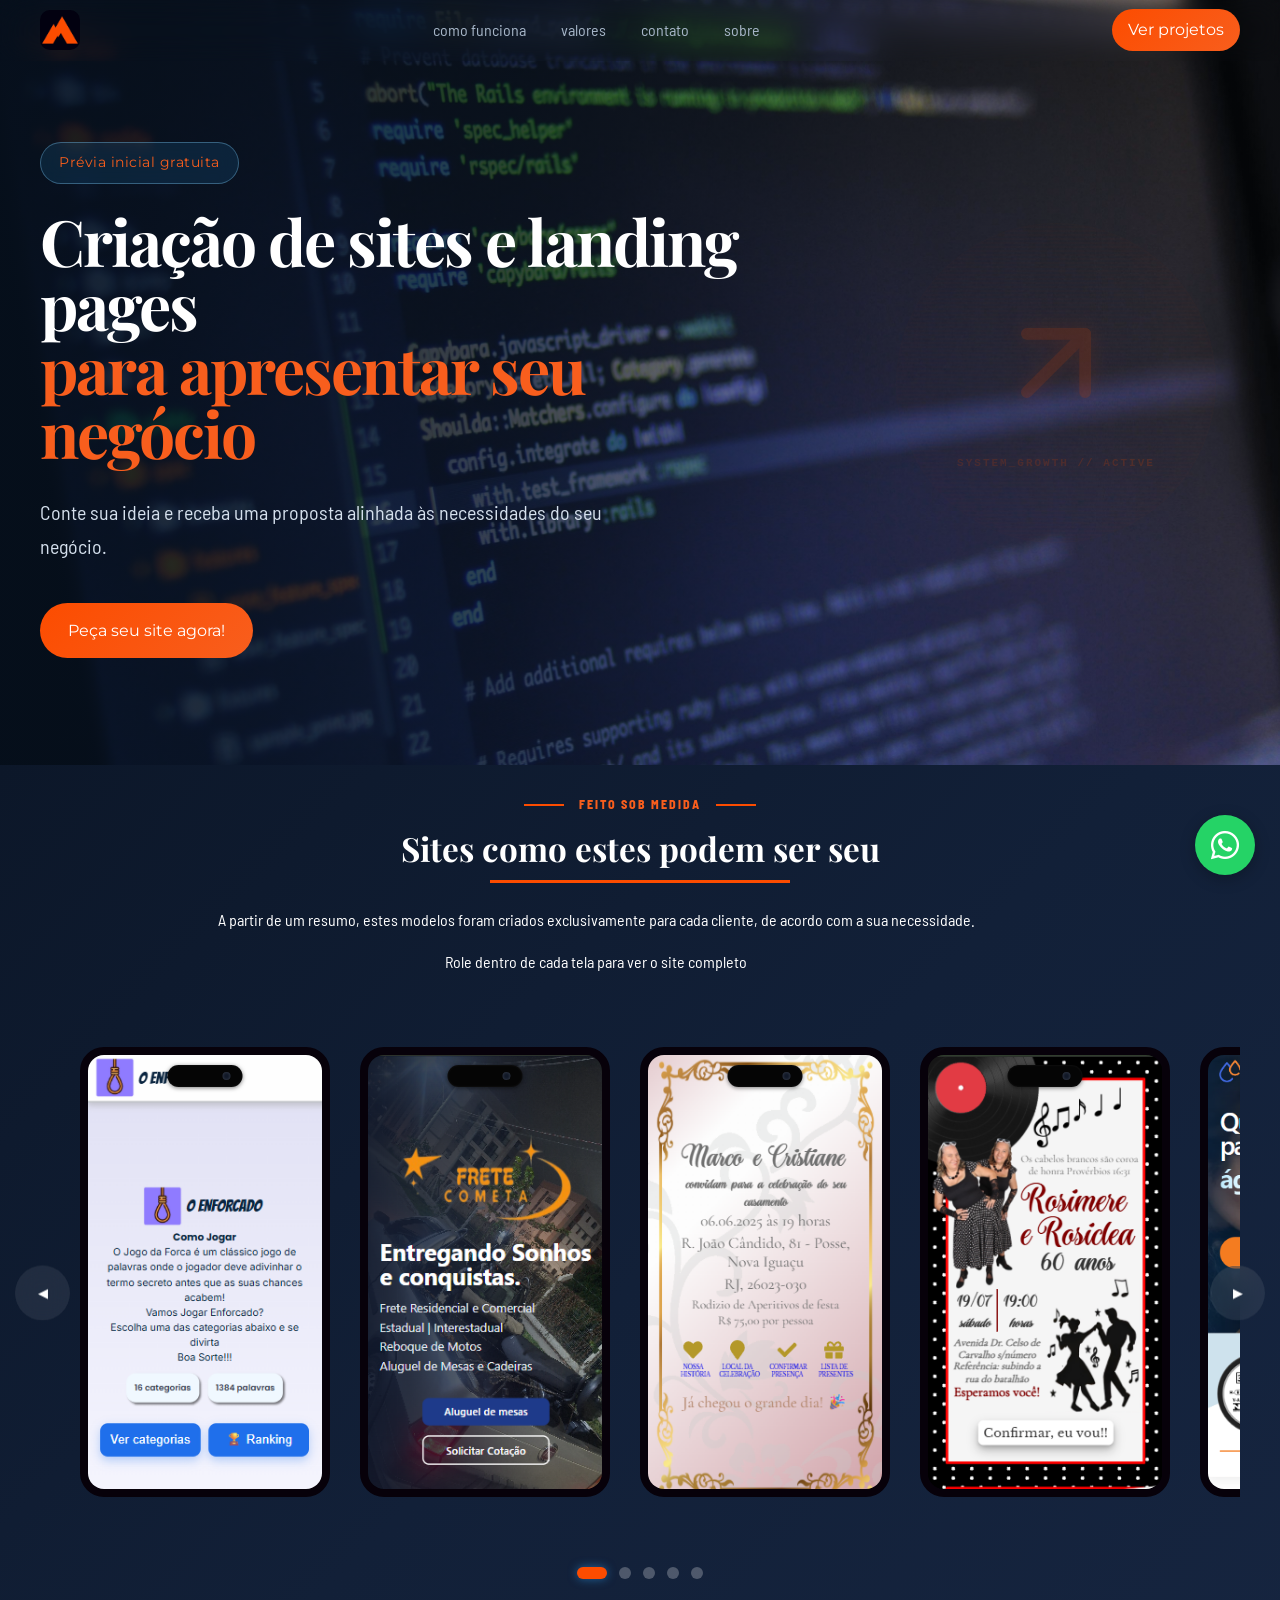
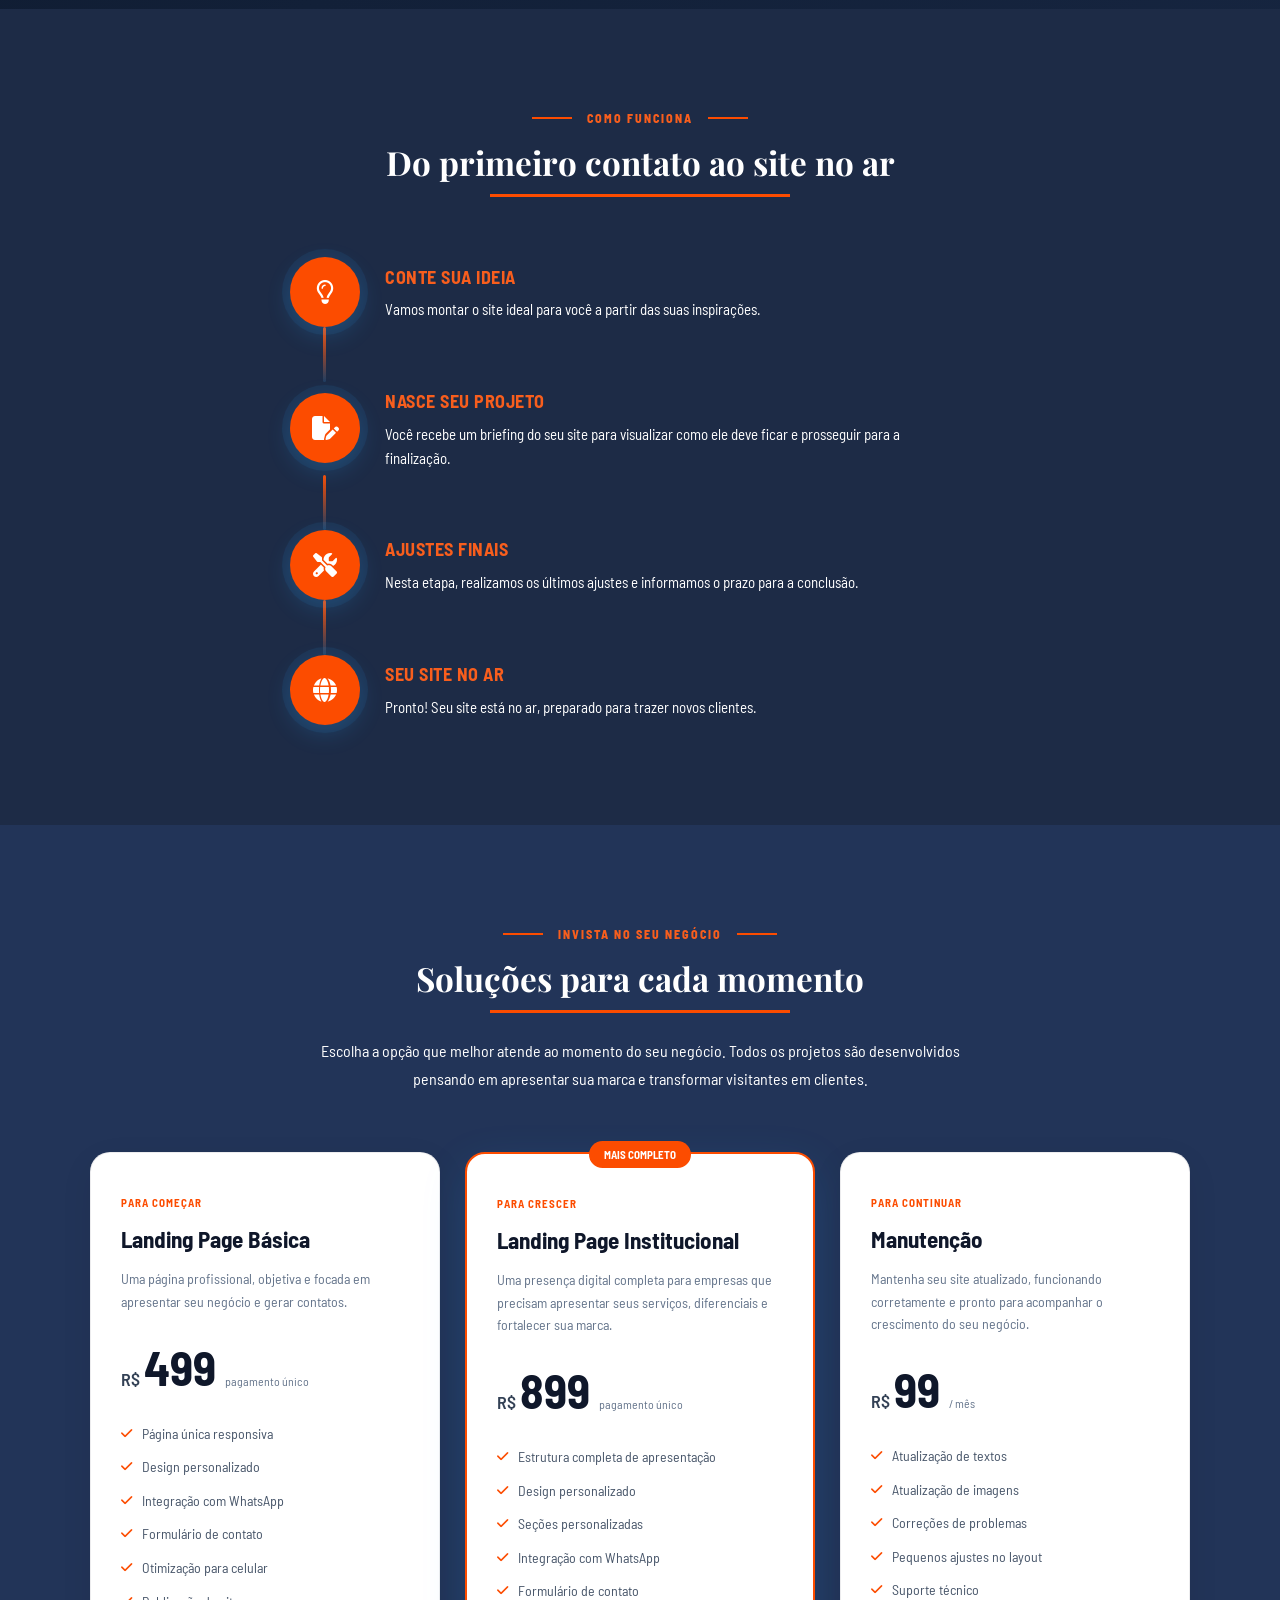
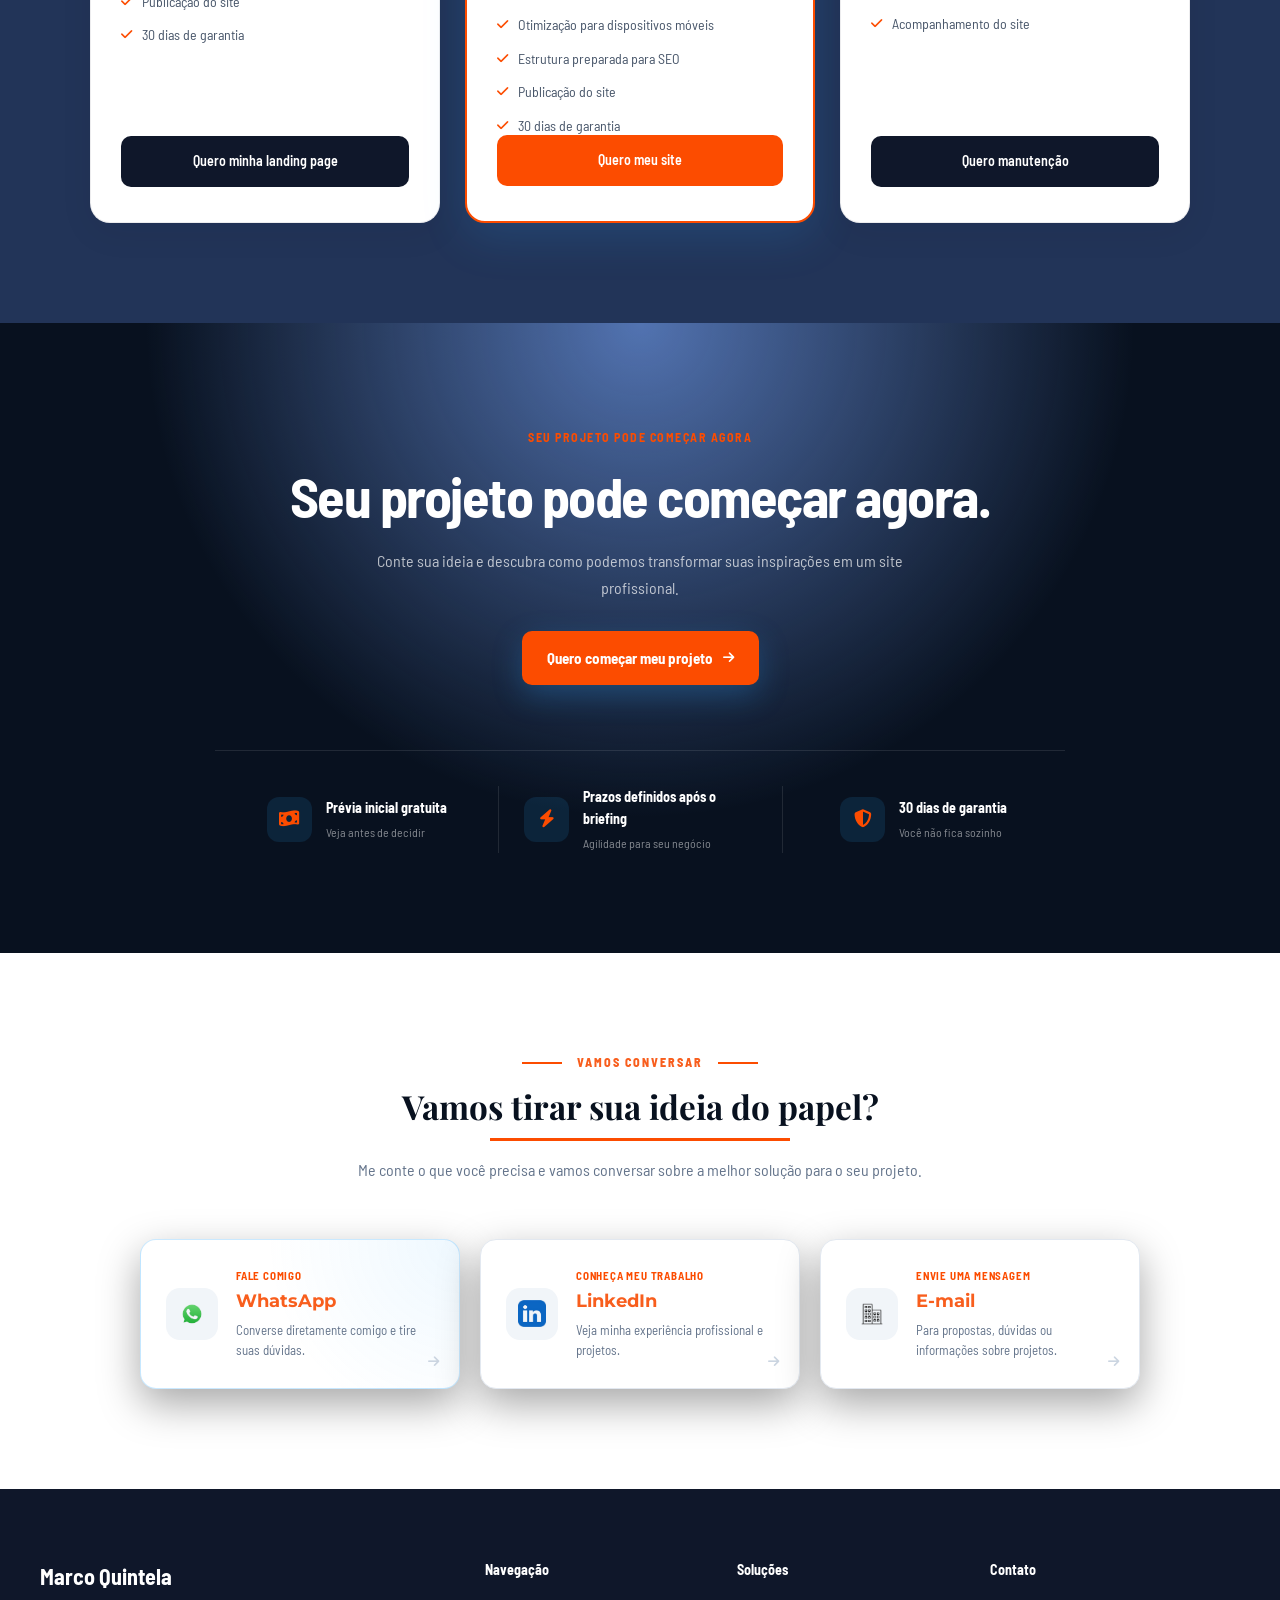
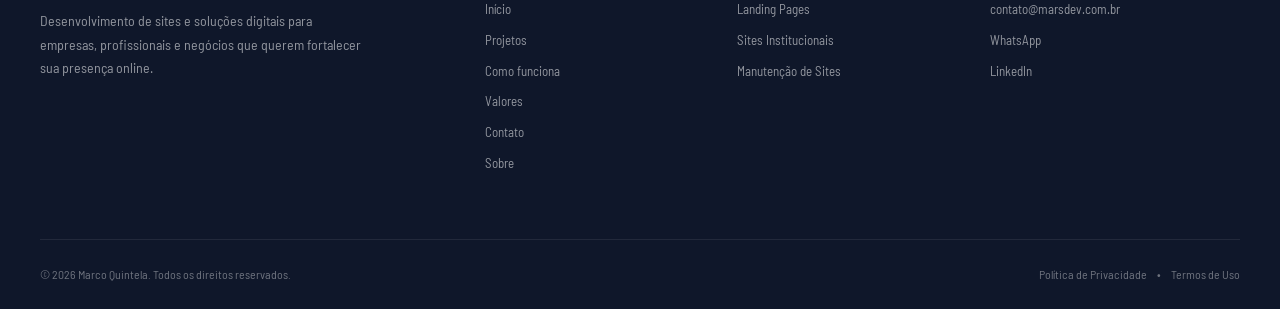
<file: index.html>
<!DOCTYPE html>
<html lang="pt-BR">

<head>
    <meta charset="UTF-8">
    <meta name="viewport" content="width=device-width, initial-scale=1">
    <title>Criação de Sites e Landing Pages | MarsDev</title>
    <meta name="description"
        content="Desenvolvimento de sites, landing pages e soluções web para empresas e profissionais. Conheça projetos, valores e solicite uma proposta ao MarsDev.">
    <!-- SEO METADATA START -->
    <meta name="robots" content="index,follow,max-image-preview:large">
    <link rel="canonical" href="https://marsdev.com.br/">
    <meta property="og:type" content="website">
    <meta property="og:site_name" content="MarsDev">
    <meta property="og:locale" content="pt_BR">
    <meta property="og:title" content="Criação de Sites e Landing Pages | MarsDev">
    <meta property="og:description"
        content="Desenvolvimento de sites, landing pages e soluções web para empresas e profissionais. Conheça projetos, valores e solicite uma proposta ao MarsDev.">
    <meta property="og:url" content="https://marsdev.com.br/">
    <meta property="og:image" content="https://marsdev.com.br/assets/img/hero/hero.png">
    <!-- SEO METADATA END -->
    <script type="application/ld+json">
    {
      "@context": "https://schema.org",
      "@type": "Person",
      "name": "Marco Quintela",
      "url": "https://marsdev.com.br/about.html",
      "jobTitle": "Desenvolvedor web",
      "worksFor": {
        "@type": "Organization",
        "name": "MarsDev",
        "url": "https://marsdev.com.br/"
      },
      "knowsAbout": [
        "Desenvolvimento web",
        "Criação de sites",
        "Landing pages",
        "Automação de processos",
        "Aplicações web"
      ]
    }
    </script>


    <link rel="preconnect" href="https://fonts.googleapis.com">
    <link rel="preconnect" href="https://fonts.gstatic.com" crossorigin>
    <link
        href="https://fonts.googleapis.com/css2?family=Barlow+Semi+Condensed:wght@400;500&family=Montserrat:wght@500&family=Playfair+Display:wght@800&display=swap"
        rel="stylesheet">
    <link rel="stylesheet" href="./assets/css/style.css">
    <link rel="stylesheet" href="https://cdnjs.cloudflare.com/ajax/libs/font-awesome/6.5.2/css/all.min.css">
    <link rel="icon" type="image/png" href="./assets/img/favicon.png">
    <!-- Google tag (gtag.js) -->
    <script async src="https://www.googletagmanager.com/gtag/js?id=AW-10942914304"></script>
    <script>
        window.dataLayer = window.dataLayer || [];
        function gtag() {dataLayer.push(arguments);}
        gtag('js', new Date());

        // Google Ads
        gtag('config', 'AW-10942914304');

        // Google Analytics 4
        gtag('config', 'G-H9WVT78905');
    </script>
</head>

<body>
    <canvas id="tech-trail"></canvas>

    <!-- HEADER -->
    <header class="header">

        <div class="container header-container">

            <a href="#" class="logo">
                <img src="assets/img/logo.png" alt="MarsDev — desenvolvimento web">
            </a>

            <nav class="nav">

                <ul class="nav-list">
                    <li><a href="#como-funciona">como funciona</a></li>
                    <li><a href="#valores">valores</a></li>
                    <li><a href="#contato">contato</a></li>
                    <li><a href="./about.html">sobre</a></li>
                </ul>

            </nav>

            <a href="#projetos" class="header-action">
                Ver projetos
            </a>

        </div>

    </header>

    <main>

        <!-- HERO -->
        <section id="home" class="hero">

            <div class="hero-background">
                <img src="./assets/img/hero/hero.png" alt="Banner de apresentação dos serviços de desenvolvimento web">
            </div>

            <div class="hero-overlay"></div>

            <!-- Cole isto dentro da sua seção Hero -->
            <div class="tech-hero-bg-container">
                <div class="tech-hero-hologram">
                    <div class="holo-content">
                        <!-- O ícone será inserido dinamicamente aqui -->
                        <div class="holo-icon"></div>
                        <span class="holo-text">SYSTEM_GROWTH // ACTIVE</span>
                    </div>
                    <div class="holo-scanlines"></div>
                </div>
            </div>


            <div class="container hero-container">

                <div class="hero-content">

                    <span class="hero-tag">
                        Prévia inicial gratuita
                    </span>

                    <h1 class="hero-title">
                        Criação de sites e landing pages
                        <span>para apresentar seu negócio</span>
                    </h1>

                    <p class="hero-text">
                        Conte sua ideia e receba uma proposta alinhada às necessidades do seu negócio.
                    </p>

                    <div class="hero-buttons">

                        <a href="./contato.html" class="btn btn--primary">
                            Peça seu site agora!
                        </a>

                    </div>

                </div>

            </div>

        </section>

        <!-- PROJETOS -->
        <section id="projetos" class="projetos">

            <div class="container">

                <div class="section-eyebrow">
                    <span class="eyebrow-line"></span>
                    <span>FEITO SOB MEDIDA</span>
                    <span class="eyebrow-line"></span>
                </div>

                <h2 class="section-title">
                    Sites como estes podem ser seu
                </h2>

                <p class="container-text">A partir de um resumo, estes modelos foram criados exclusivamente para cada
                    cliente, de acordo com a sua necessidade.</p>
                <p class="container-text">Role dentro de cada tela para ver o site completo</p>

                <div class="carousel">

                    <button class="carousel-btn prev">
                        ◀
                    </button>

                    <div class="carousel-track">

                        <article class="phone-card">

                            <span class="phone-camera"></span>

                            <div class="phone-screen">
                                <a href="https://oenforcado.com">
                                    <div class="phone-screen-image">
                                        <img src="assets/img/projects/enforcado-example.png" alt="oenforcado.com">
                                    </div>
                                </a>
                            </div>

                        </article>

                        <article class="phone-card">

                            <span class="phone-camera"></span>

                            <div class="phone-screen">
                                <a href="https://www.fretecometa.com.br">
                                    <div class="phone-screen-image">
                                        <img src="assets/img/projects/fretecometa-example.png" alt="fretecometa.com.br">
                                    </div>
                                </a>
                            </div>

                        </article>

                        <article class="phone-card">

                            <span class="phone-camera"></span>

                            <div class="phone-screen">
                                <a href="https://convite-c4676.web.app/">
                                    <div class="phone-screen-image">
                                        <img src="assets/img/projects/convite1-example.png" alt="convite">
                                    </div>
                                </a>
                            </div>

                        </article>

                        <article class="phone-card">

                            <span class="phone-camera"></span>

                            <div class="phone-screen">
                                <a href="https://seuconvite-r.web.app/">
                                    <div class="phone-screen-image">
                                        <img src="assets/img/projects/convite2-example.png" alt="convite">
                                    </div>
                                </a>
                            </div>

                        </article>

                        <article class="phone-card">

                            <span class="phone-camera"></span>

                            <div class="phone-screen">
                                <a href="https://meufiltro.com.br">
                                    <div class="phone-screen-image">
                                        <img src="assets/img/projects/meufiltro-example.png" alt="meufiltro.com.br">
                                    </div>
                                </a>
                            </div>

                        </article>

                        <!--article class="project-card">

                            <div class="project-card-image">
                                <img src="assets/img/projects/fretecometa.png" alt="frete cometa">
                            </div>

                            <div class="project-card-content">

                                <h3>Frete Cometa</h3>

                                <p>
                                    Landing page voltada à prestação de serviços de frete, com redirecionamento para
                                    contato via WhatsApp.
                                </p>

                                <a href="https://marcokt32.github.io/fretecometa/">
                                    Visualizar
                                </a>

                            </div>

                        </article>

                        <article class="project-card">

                            <div class="project-card-image">
                                <img src="assets/img/projects/fruitgift.png" alt="Captura de tela do jogo Fruit Gift">
                            </div>

                            <div class="project-card-content">

                                <h3>Fruit Gift</h3>

                                <p>
                                    Jogo de plataforma 2D desenvolvido para Android com Godot Engine, disponível para
                                    download na Google Play, onde já alcançou mais de 500 downloads
                                </p>

                                <a
                                    href="https://play.google.com/store/apps/details?id=com.godotengine.fruitgift&hl=pt_BR">
                                    Visualizar
                                </a>

                            </div>

                        </article>

                        <article class="project-card">

                            <div class="project-card-image">
                                <img src="assets/img/projects/jumpball.png" alt="Captura de tela do jogo Jump Ball">
                            </div>

                            <div class="project-card-content">

                                <h3>Jump Ball</h3>

                                <p>
                                    Jogo casual desenvolvido para Android e disponibilizado na Google Play.
                                </p>

                                <a
                                    href="https://play.google.com/store/apps/details?id=org.godotengine.dmjumpball&hl=pt_BR">
                                    Visualizar
                                </a>

                            </div>

                        </article>

                        <article class="project-card">

                            <div class="project-card-image">
                                <img src="assets/img/projects/convite1.png" alt="convite casamento">
                            </div>

                            <div class="project-card-content">

                                <h3>Convites</h3>

                                <p>
                                    Convite de casamento com confirmação e lista de presentes online hospedada no
                                    Firebase.
                                </p>

                                <a href="https://convite-c4676.web.app/">
                                    Visualizar
                                </a>

                            </div>

                        </article>

                        <article class="project-card">

                            <div class="project-card-image">
                                <img src="assets/img/projects/convite2.png" alt="convite aniversário">
                            </div>

                            <div class="project-card-content">

                                <h3>Convites</h3>

                                <p>
                                    Convite de aniversário com confirmação e lista de presentes online hospedada no
                                    Firebase.
                                </p>

                                <a href="https://seuconvite-r.web.app/">
                                    Visualizar
                                </a>

                            </div>

                        </article>

                        <article class="project-card">

                            <div class="project-card-image">
                                <img src="assets/img/projects/organizador.png" alt="convite aniversário">
                            </div>

                            <div class="project-card-content">

                                <h3>Organizador Web</h3>

                                <p>
                                    Aplicação web para gerenciamento de projetos com funcionalidades como,
                                    compartilhamento de dashboard e autenticação com google.
                                </p>

                                <a href="https://scrum-board-40460.web.app/">
                                    Visualizar
                                </a>

                            </div>

                        </article>

                        <article class="project-card">

                            <div class="project-card-image">
                                <img src="assets/img/projects/simplificador.png" alt="simplificador">
                            </div>

                            <div class="project-card-content">

                                <h3>Simplificador de planilhas</h3>

                                <p>
                                    Uma aplicação web desenvolvida como uma ferramenta de simplificação de planilha de
                                    vendas exportada do Mercado Livre para automação do processo de expedição.
                                </p>

                                <a href="https://simplificador.onrender.com/">
                                    Visualizar
                                </a>

                            </div>

                        </article-->

                    </div>

                    <div class="carousel-dots">
                        <button class="dot active"></button>
                        <button class="dot"></button>
                        <button class="dot"></button>
                        <button class="dot"></button>
                        <button class="dot"></button>
                    </div>

                    <button class="carousel-btn next">
                        ▶
                    </button>

                </div>

            </div>

        </section>

        <!-- COMO FUNCIONA -->
        <section id="como-funciona" class="como-funciona">

            <div class="section-eyebrow">
                <span class="eyebrow-line"></span>
                <span>COMO FUNCIONA</span>
                <span class="eyebrow-line"></span>
            </div>

            <div class="container">

                <h2 class="section-title">
                    Do primeiro contato ao site no ar
                </h2>

                <div class="process">

                    <article class="process-step">

                        <div class="process-icon">
                            <i class="fa-regular fa-lightbulb"></i>
                        </div>

                        <div class="process-content">
                            <span class="process-label">
                                Conte sua ideia
                            </span>

                            <p>
                                Vamos montar o site ideal para você
                                a partir das suas inspirações.
                            </p>
                        </div>

                    </article>


                    <div class="process-line"></div>


                    <article class="process-step">

                        <div class="process-icon">
                            <i class="fa-solid fa-file-pen"></i>
                        </div>

                        <div class="process-content">
                            <span class="process-label">
                                Nasce seu projeto
                            </span>

                            <p>
                                Você recebe um briefing do seu site
                                para visualizar como ele deve ficar
                                e prosseguir para a finalização.
                            </p>
                        </div>

                    </article>


                    <div class="process-line"></div>


                    <article class="process-step">

                        <div class="process-icon">
                            <i class="fa-solid fa-screwdriver-wrench"></i>
                        </div>

                        <div class="process-content">
                            <span class="process-label">
                                Ajustes finais
                            </span>

                            <p>
                                Nesta etapa, realizamos os últimos ajustes
                                e informamos o prazo para a conclusão.
                            </p>
                        </div>

                    </article>


                    <div class="process-line"></div>


                    <article class="process-step">

                        <div class="process-icon">
                            <i class="fa-solid fa-globe"></i>
                        </div>

                        <div class="process-content">
                            <span class="process-label">
                                Seu site no ar
                            </span>

                            <p>
                                Pronto! Seu site está no ar,
                                preparado para trazer novos clientes.
                            </p>
                        </div>

                    </article>

                </div>

            </div>

        </section>

        <!-- VALORES -->
        <section id="valores" class="valores">

            <div class="section-eyebrow">
                <span class="eyebrow-line"></span>
                <span>INVISTA NO SEU NEGÓCIO</span>
                <span class="eyebrow-line"></span>
            </div>

            <div class="container">

                <h2 class="section-title">
                    Soluções para cada momento
                </h2>

                <p class="section-description">
                    Escolha a opção que melhor atende ao momento do seu negócio.
                    Todos os projetos são desenvolvidos pensando em apresentar
                    sua marca e transformar visitantes em clientes.
                </p>

                <div class="pricing-grid">

                    <!-- LANDING PAGE BÁSICA -->

                    <article class="pricing-card">

                        <div class="pricing-header">

                            <span class="pricing-tag">
                                PARA COMEÇAR
                            </span>

                            <h3>
                                Landing Page Básica
                            </h3>

                            <p>
                                Uma página profissional, objetiva e focada
                                em apresentar seu negócio e gerar contatos.
                            </p>

                        </div>

                        <div class="pricing-price">

                            <span class="pricing-currency">
                                R$
                            </span>

                            <strong>
                                499
                            </strong>

                            <span class="pricing-period">
                                pagamento único
                            </span>

                        </div>

                        <ul class="pricing-list">

                            <li>
                                <i class="fa-solid fa-check"></i>
                                Página única responsiva
                            </li>

                            <li>
                                <i class="fa-solid fa-check"></i>
                                Design personalizado
                            </li>

                            <li>
                                <i class="fa-solid fa-check"></i>
                                Integração com WhatsApp
                            </li>

                            <li>
                                <i class="fa-solid fa-check"></i>
                                Formulário de contato
                            </li>

                            <li>
                                <i class="fa-solid fa-check"></i>
                                Otimização para celular
                            </li>

                            <li>
                                <i class="fa-solid fa-check"></i>
                                Publicação do site
                            </li>

                            <li>
                                <i class="fa-solid fa-check"></i>
                                30 dias de garantia
                            </li>

                        </ul>

                        <a href="./contato.html" class="pricing-button">
                            Quero minha landing page
                        </a>

                    </article>


                    <!-- INSTITUCIONAL -->

                    <article class="pricing-card featured">

                        <span class="pricing-popular">
                            MAIS COMPLETO
                        </span>

                        <div class="pricing-header">

                            <span class="pricing-tag">
                                PARA CRESCER
                            </span>

                            <h3>
                                Landing Page Institucional
                            </h3>

                            <p>
                                Uma presença digital completa para empresas
                                que precisam apresentar seus serviços,
                                diferenciais e fortalecer sua marca.
                            </p>

                        </div>

                        <div class="pricing-price">

                            <span class="pricing-currency">
                                R$
                            </span>

                            <strong>
                                899
                            </strong>

                            <span class="pricing-period">
                                pagamento único
                            </span>

                        </div>

                        <ul class="pricing-list">

                            <li>
                                <i class="fa-solid fa-check"></i>
                                Estrutura completa de apresentação
                            </li>

                            <li>
                                <i class="fa-solid fa-check"></i>
                                Design personalizado
                            </li>

                            <li>
                                <i class="fa-solid fa-check"></i>
                                Seções personalizadas
                            </li>

                            <li>
                                <i class="fa-solid fa-check"></i>
                                Integração com WhatsApp
                            </li>

                            <li>
                                <i class="fa-solid fa-check"></i>
                                Formulário de contato
                            </li>

                            <li>
                                <i class="fa-solid fa-check"></i>
                                Otimização para dispositivos móveis
                            </li>

                            <li>
                                <i class="fa-solid fa-check"></i>
                                Estrutura preparada para SEO
                            </li>

                            <li>
                                <i class="fa-solid fa-check"></i>
                                Publicação do site
                            </li>

                            <li>
                                <i class="fa-solid fa-check"></i>
                                30 dias de garantia
                            </li>

                        </ul>

                        <a href="./contato.html" class="pricing-button">
                            Quero meu site
                        </a>

                    </article>


                    <!-- MANUTENÇÃO -->

                    <article class="pricing-card">

                        <div class="pricing-header">

                            <span class="pricing-tag">
                                PARA CONTINUAR
                            </span>

                            <h3>
                                Manutenção
                            </h3>

                            <p>
                                Mantenha seu site atualizado, funcionando
                                corretamente e pronto para acompanhar
                                o crescimento do seu negócio.
                            </p>

                        </div>

                        <div class="pricing-price">

                            <span class="pricing-currency">
                                R$
                            </span>

                            <strong>
                                99
                            </strong>

                            <span class="pricing-period">
                                / mês
                            </span>

                        </div>

                        <ul class="pricing-list">

                            <li>
                                <i class="fa-solid fa-check"></i>
                                Atualização de textos
                            </li>

                            <li>
                                <i class="fa-solid fa-check"></i>
                                Atualização de imagens
                            </li>

                            <li>
                                <i class="fa-solid fa-check"></i>
                                Correções de problemas
                            </li>

                            <li>
                                <i class="fa-solid fa-check"></i>
                                Pequenos ajustes no layout
                            </li>

                            <li>
                                <i class="fa-solid fa-check"></i>
                                Suporte técnico
                            </li>

                            <li>
                                <i class="fa-solid fa-check"></i>
                                Acompanhamento do site
                            </li>

                        </ul>

                        <a href="./contato.html" class="pricing-button">
                            Quero manutenção
                        </a>

                    </article>

                </div>

            </div>

        </section>

        <!-- CTA FINAL -->
        <section id="cta-final" class="cta-final">

            <div class="container">

                <div class="cta-content">

                    <span class="cta-eyebrow">
                        SEU PROJETO PODE COMEÇAR AGORA
                    </span>

                    <h2>
                        Seu projeto pode começar agora.
                    </h2>

                    <p>
                        Conte sua ideia e descubra como
                        podemos transformar suas inspirações em um site
                        profissional.
                    </p>

                    <a href="#contato" class="cta-button">
                        Quero começar meu projeto
                        <i class="fa-solid fa-arrow-right"></i>
                    </a>

                </div>


                <div class="cta-badges">

                    <div class="cta-badge">

                        <div class="cta-badge-icon">
                            <i class="fa-solid fa-money-bill-wave"></i>
                        </div>

                        <div>
                            <strong>Prévia inicial gratuita</strong>
                            <span>Veja antes de decidir</span>
                        </div>

                    </div>


                    <div class="cta-badge">

                        <div class="cta-badge-icon">
                            <i class="fa-solid fa-bolt"></i>
                        </div>

                        <div>
                            <strong>Prazos definidos após o briefing</strong>
                            <span>Agilidade para seu negócio</span>
                        </div>

                    </div>


                    <div class="cta-badge">

                        <div class="cta-badge-icon">
                            <i class="fa-solid fa-shield-halved"></i>
                        </div>

                        <div>
                            <strong>30 dias de garantia</strong>
                            <span>Você não fica sozinho</span>
                        </div>

                    </div>

                </div>

            </div>

        </section>

        <!-- CONTATO -->
        <section id="contato" class="contato">

            <div class="container">

                <div class="section-eyebrow">
                    <span class="eyebrow-line"></span>
                    <span>VAMOS CONVERSAR</span>
                    <span class="eyebrow-line"></span>
                </div>

                <div class="contato-header">
                    <h2 class="section-title">
                        Vamos tirar sua ideia do papel?
                    </h2>

                    <p>
                        Me conte o que você precisa e vamos conversar sobre a melhor
                        solução para o seu projeto.
                    </p>
                </div>

                <div class="contato-cards">

                    <a href="./contato.html" class="contact-card whatsapp-contact" target="_blank"
                        rel="noopener noreferrer">

                        <div class="contact-icon">
                            <img src="assets/img/social-media/whatsapp-icon.png" alt="WhatsApp">
                        </div>

                        <div class="contact-info">
                            <span>Fale comigo</span>
                            <h3>WhatsApp</h3>
                            <p>Converse diretamente comigo e tire suas dúvidas.</p>
                        </div>

                        <i class="fa-solid fa-arrow-right contact-arrow"></i>

                    </a>


                    <a href="https://www.linkedin.com/in/marcoquintela/" class="contact-card" target="_blank"
                        rel="noopener noreferrer">

                        <div class="contact-icon">
                            <img src="assets/img/social-media/linkedin-icon.png" alt="LinkedIn">
                        </div>

                        <div class="contact-info">
                            <span>Conheça meu trabalho</span>
                            <h3>LinkedIn</h3>
                            <p>Veja minha experiência profissional e projetos.</p>
                        </div>

                        <i class="fa-solid fa-arrow-right contact-arrow"></i>

                    </a>


                    <a href="mailto:contato@marsdev.com.br" class="contact-card">

                        <div class="contact-icon">
                            <img src="assets/img/social-media/comercial-icon.png" alt="E-mail">
                        </div>

                        <div class="contact-info">
                            <span>Envie uma mensagem</span>
                            <h3>E-mail</h3>
                            <p>Para propostas, dúvidas ou informações sobre projetos.</p>
                        </div>

                        <i class="fa-solid fa-arrow-right contact-arrow"></i>

                    </a>

                </div>

            </div>

        </section>

    </main>

    <!-- FOOTER -->
    <footer class="footer">

        <div class="container">

            <div class="footer-main">

                <!-- Marca -->
                <div class="footer-brand">

                    <h3>Marco Quintela</h3>

                    <p>
                        Desenvolvimento de sites e soluções digitais
                        para empresas, profissionais e negócios que querem
                        fortalecer sua presença online.
                    </p>

                </div>


                <!-- Navegação -->
                <div class="footer-column">

                    <h4>Navegação</h4>

                    <a href="#home">Início</a>
                    <a href="#projetos">Projetos</a>
                    <a href="#como-funciona">Como funciona</a>
                    <a href="#valores">Valores</a>
                    <a href="#contato">Contato</a>
                    <a href="./about.html">Sobre</a>

                </div>


                <!-- Serviços -->
                <div class="footer-column">

                    <h4>Soluções</h4>

                    <a href="#valores">Landing Pages</a>
                    <a href="#valores">Sites Institucionais</a>
                    <a href="#valores">Manutenção de Sites</a>

                </div>


                <!-- Contato -->
                <div class="footer-column">

                    <h4>Contato</h4>

                    <a href="mailto:contato@marsdev.com.br">
                        contato@marsdev.com.br
                    </a>

                    <a href="./contato.html" target="_blank" rel="noopener noreferrer">
                        WhatsApp
                    </a>

                    <a href="https://www.linkedin.com/in/marcoquintela/" target="_blank" rel="noopener noreferrer">
                        LinkedIn
                    </a>

                </div>

            </div>


            <div class="footer-bottom">

                <span>
                    © 2026 Marco Quintela. Todos os direitos reservados.
                </span>

                <div class="footer-legal">

                    <a href="./politica-de-privacidade.html">
                        Política de Privacidade
                    </a>

                    <span>•</span>

                    <a href="#">
                        Termos de Uso
                    </a>

                </div>

            </div>

        </div>

    </footer>
    <!-- BOTÃO FLUTUANTE WHATSAPP -->
    <a href="./contato.html" class="whatsapp-float" target="_blank" rel="noopener noreferrer"
        aria-label="Fale comigo pelo WhatsApp">
        <i class="fa-brands fa-whatsapp"></i>
    </a>
</body>
<script src="./assets/js/header.js"></script>
<script src="./assets/js/carousel.js"></script>
<script src="./assets/js/wppcontact.js"></script>
<script src="./assets/js/cursor-trail.js"></script>

</html>
</file>
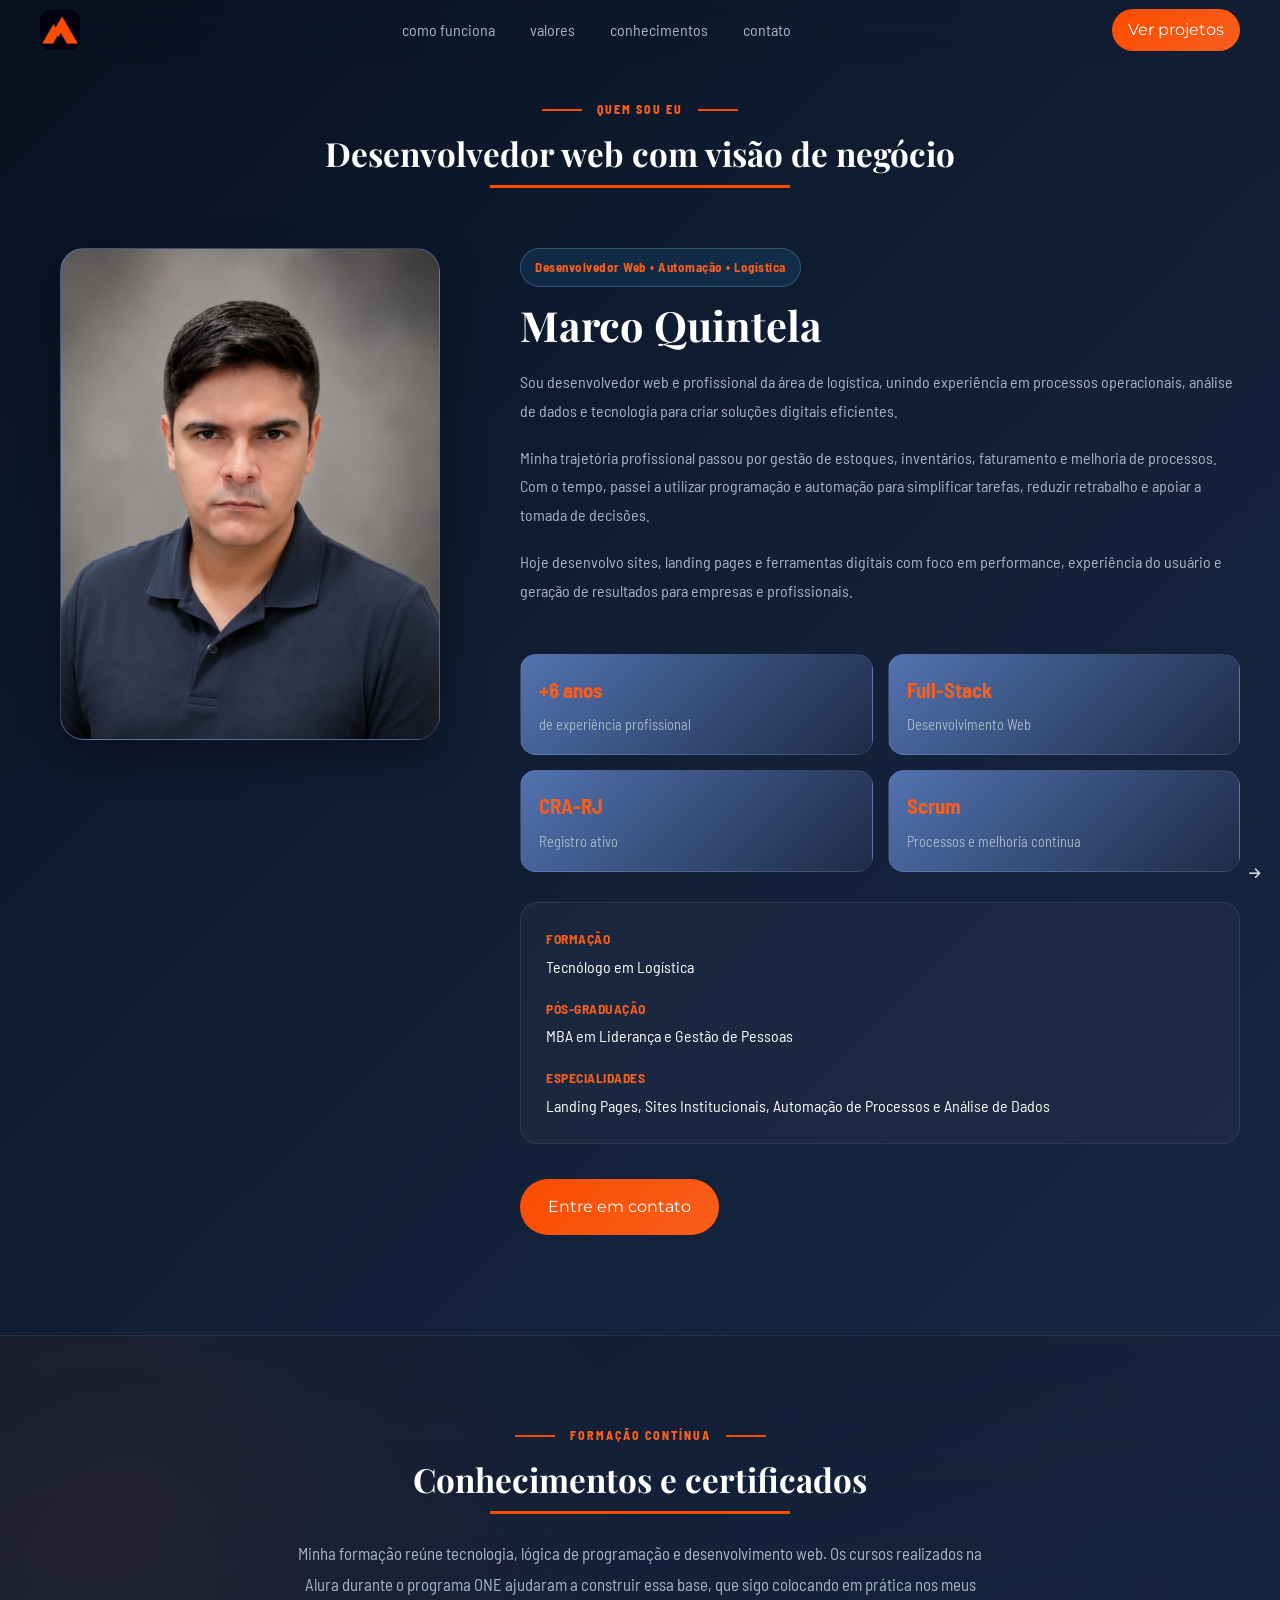
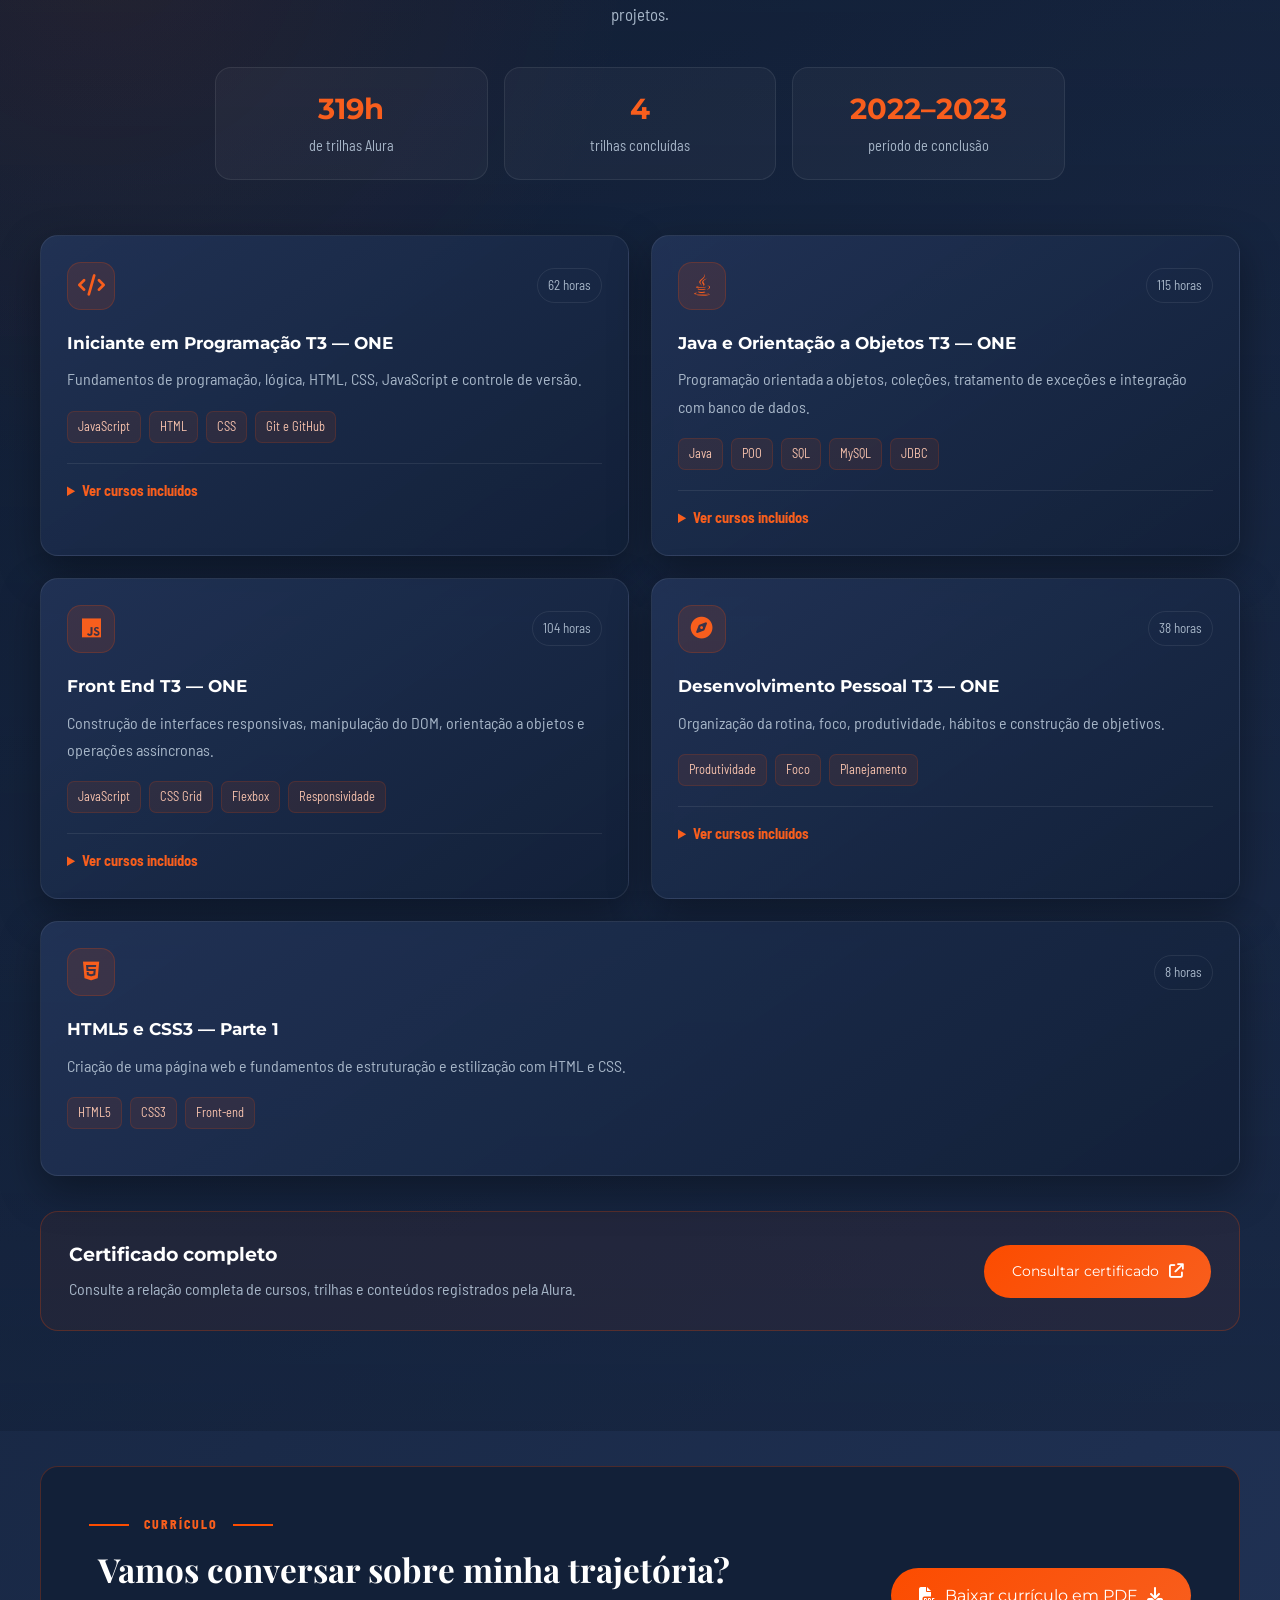
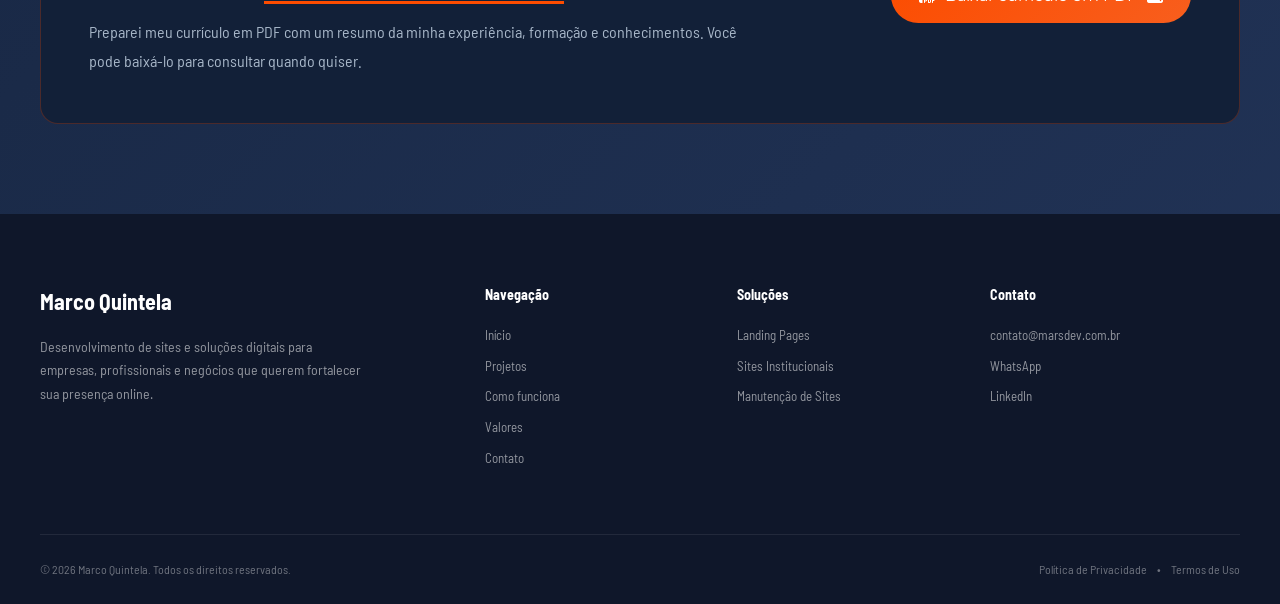
<file: about.html>
<!DOCTYPE html>
<html lang="pt-BR">

<head>
    <meta charset="UTF-8">
    <meta name="viewport" content="width=device-width, initial-scale=1">
        <title>Sobre Marco Quintela | Desenvolvedor Web MarsDev</title>
        <meta name="description" content="Conheça Marco Quintela, desenvolvedor web com experiência em sites, aplicações e automação de processos. Veja sua trajetória, conhecimentos e projetos.">
    <!-- SEO METADATA START -->
    <meta name="robots" content="index,follow,max-image-preview:large">
    <link rel="canonical" href="https://marsdev.com.br/about.html">
    <meta property="og:type" content="website">
    <meta property="og:site_name" content="MarsDev">
    <meta property="og:locale" content="pt_BR">
    <meta property="og:title" content="Sobre Marco Quintela | Desenvolvedor Web MarsDev">
    <meta property="og:description" content="Conheça Marco Quintela, desenvolvedor web com experiência em sites, aplicações e automação de processos. Veja sua trajetória, conhecimentos e projetos.">
    <meta property="og:url" content="https://marsdev.com.br/about.html">
    <meta property="og:image" content="https://marsdev.com.br/assets/img/hero/hero.png">
    <!-- SEO METADATA END -->

    <link rel="preconnect" href="https://fonts.googleapis.com">
    <link rel="preconnect" href="https://fonts.gstatic.com" crossorigin>
    <link
        href="https://fonts.googleapis.com/css2?family=Barlow+Semi+Condensed:wght@400;500&family=Montserrat:wght@500&family=Playfair+Display:wght@800&display=swap"
        rel="stylesheet">
    <link rel="stylesheet" href="./assets/css/style.css">
    <link rel="stylesheet" href="https://cdnjs.cloudflare.com/ajax/libs/font-awesome/6.5.2/css/all.min.css">
    <link rel="icon" type="image/png" href="./assets/img/favicon.png">
    <!-- Google tag (gtag.js) -->
    <script async src="https://www.googletagmanager.com/gtag/js?id=AW-10942914304"></script>
    <script>
        window.dataLayer = window.dataLayer || [];
        function gtag() {dataLayer.push(arguments);}
        gtag('js', new Date());

        // Google Ads
        gtag('config', 'AW-10942914304');

        // Google Analytics 4
        gtag('config', 'G-H9WVT78905');
    </script>
</head>

<body>

    <!-- HEADER -->
    <header class="header">

        <div class="container header-container">

            <a href="./index.html" class="logo">
                <img src="assets/img/logo.png" alt="MarsDev — desenvolvimento web">
            </a>

            <nav class="nav">

                <ul class="nav-list">
                    <li><a href="./index.html#como-funciona">como funciona</a></li>
                    <li><a href="./index.html#valores">valores</a></li>
                    <li><a href="#conhecimentos">conhecimentos</a></li>
                    <li><a href="./index.html#contato">contato</a></li>
                </ul>

            </nav>

            <a href="./index.html#projetos" class="header-action">
                Ver projetos
            </a>

        </div>

    </header>

    <main>

        <!-- QUEM SOU EU -->
        <section id="quem-sou-eu" class="about">

            <div class="section-eyebrow">
                <span class="eyebrow-line"></span>
                <span>QUEM SOU EU</span>
                <span class="eyebrow-line"></span>
            </div>

            <div class="container">

                <h1 class="section-title">
                    Desenvolvedor web com visão de negócio
                </h1>

                <div class="about-content">

                    <!-- FOTO -->
                    <div class="about-photo">

                        <div class="about-photo-wrapper">
                            <img src="assets/img/profile/marco.jpeg" alt="Marco Quintela, desenvolvedor web do MarsDev">
                        </div>

                    </div>

                    <!-- TEXTO -->
                    <div class="about-info">

                        <span class="about-tag">
                            Desenvolvedor Web • Automação • Logística
                        </span>

                        <h3 class="about-name">
                            Marco Quintela
                        </h3>

                        <p class="about-description">
                            Sou desenvolvedor web e profissional da área de logística,
                            unindo experiência em processos operacionais, análise de
                            dados e tecnologia para criar soluções digitais eficientes.
                        </p>

                        <p class="about-description">
                            Minha trajetória profissional passou por gestão de estoques,
                            inventários, faturamento e melhoria de processos. Com o
                            tempo, passei a utilizar programação e automação para
                            simplificar tarefas, reduzir retrabalho e apoiar a tomada
                            de decisões.
                        </p>

                        <p class="about-description">
                            Hoje desenvolvo sites, landing pages e ferramentas digitais
                            com foco em performance, experiência do usuário e geração
                            de resultados para empresas e profissionais.
                        </p>

                        <!-- DESTAQUES -->
                        <div class="about-highlights">

                            <div class="about-highlight">
                                <strong>+6 anos</strong>
                                <span>de experiência profissional</span>
                            </div>

                            <div class="about-highlight">
                                <strong>Full-Stack</strong>
                                <span>Desenvolvimento Web</span>
                            </div>

                            <div class="about-highlight">
                                <strong>CRA-RJ</strong>
                                <span>Registro ativo</span>
                            </div>

                            <div class="about-highlight">
                                <strong>Scrum</strong>
                                <span>Processos e melhoria contínua</span>
                            </div>

                        </div>

                        <!-- RESUMO CURRICULAR -->
                        <div class="about-resume">

                            <div class="resume-item">
                                <span class="resume-label">
                                    Formação
                                </span>

                                <p>
                                    Tecnólogo em Logística
                                </p>
                            </div>

                            <div class="resume-item">
                                <span class="resume-label">
                                    Pós-graduação
                                </span>

                                <p>
                                    MBA em Liderança e Gestão de Pessoas
                                </p>
                            </div>

                            <div class="resume-item">
                                <span class="resume-label">
                                    Especialidades
                                </span>

                                <p>
                                    Landing Pages, Sites Institucionais,
                                    Automação de Processos e Análise de Dados
                                </p>
                            </div>

                        </div>
                        <a href="https://wa.me/5521984741591?text=Olá%20Marco!%20Encontrei%20seu%20portfólio%20e%20gostaria%20de%20conversar%20sobre%20a%20criação%20de%20um%20site%20para%20o%20meu%20negócio.%20Pode%20me%20explicar%20como%20funciona%20o%20processo%20e%20me%20apresentar%20a%20melhor%20solução%20para%20o%20meu%20caso?"
                            target="_blank" rel="noopener noreferrer">
                            <div class="btn btn--primary">
                                <p>Entre em contato</p>
                            </div>

                            <i class="fa-solid fa-arrow-right contact-arrow"></i>

                        </a>

                    </div>

                </div>

            </div>

        </section>

        <!-- CONHECIMENTOS E CERTIFICADOS -->
        <section id="conhecimentos" class="knowledge-section">
            <div class="container">
                <div class="section-eyebrow">
                    <span class="eyebrow-line"></span>
                    <span>FORMAÇÃO CONTÍNUA</span>
                    <span class="eyebrow-line"></span>
                </div>

                <h2 class="section-title">Conhecimentos e certificados</h2>
                <p class="knowledge-intro">
                    Minha formação reúne tecnologia, lógica de programação e desenvolvimento web.
                    Os cursos realizados na Alura durante o programa ONE ajudaram a construir essa base,
                    que sigo colocando em prática nos meus projetos.
                </p>

                <div class="knowledge-stats">
                    <div class="knowledge-stat">
                        <strong>319h</strong>
                        <span>de trilhas Alura</span>
                    </div>
                    <div class="knowledge-stat">
                        <strong>4</strong>
                        <span>trilhas concluídas</span>
                    </div>
                    <div class="knowledge-stat">
                        <strong>2022–2023</strong>
                        <span>período de conclusão</span>
                    </div>
                </div>

                <div class="knowledge-grid">
                    <article class="knowledge-card">
                        <div class="knowledge-card-top">
                            <span class="knowledge-icon"><i class="fa-solid fa-code"></i></span>
                            <span class="knowledge-hours">62 horas</span>
                        </div>
                        <h3>Iniciante em Programação T3 — ONE</h3>
                        <p>Fundamentos de programação, lógica, HTML, CSS, JavaScript e controle de versão.</p>
                        <div class="knowledge-tags">
                            <span>JavaScript</span><span>HTML</span><span>CSS</span><span>Git e GitHub</span>
                        </div>
                        <details class="course-details">
                            <summary>Ver cursos incluídos</summary>
                            <ul>
                                <li>JavaScript e HTML: desenvolva um jogo e pratique lógica de programação</li>
                                <li>JavaScript e HTML: pratique lógica com desenhos, animações e um jogo</li>
                                <li>HTML5 e CSS3 — posicionamento, listas, navegação, formulários, tabelas e CSS
                                    avançado</li>
                                <li>Git e GitHub: controle e compartilhe seu código</li>
                            </ul>
                        </details>
                    </article>

                    <article class="knowledge-card">
                        <div class="knowledge-card-top">
                            <span class="knowledge-icon"><i class="fa-brands fa-java"></i></span>
                            <span class="knowledge-hours">115 horas</span>
                        </div>
                        <h3>Java e Orientação a Objetos T3 — ONE</h3>
                        <p>Programação orientada a objetos, coleções, tratamento de exceções e integração com banco de
                            dados.</p>
                        <div class="knowledge-tags">
                            <span>Java</span><span>POO</span><span>SQL</span><span>MySQL</span><span>JDBC</span>
                        </div>
                        <details class="course-details">
                            <summary>Ver cursos incluídos</summary>
                            <ul>
                                <li>Java JRE e JDK: compile e execute seu programa</li>
                                <li>Java OO: entendendo a Orientação a Objetos</li>
                                <li>Java Polimorfismo: entenda herança e interfaces</li>
                                <li>Java Exceções: aprenda a criar, lançar e controlar exceções</li>
                                <li>Java e java.lang; Java e java.util</li>
                                <li>Java Collections: dominando listas, sets e mapas</li>
                                <li>SQL com MySQL: manipule e consulte dados</li>
                                <li>Java e JDBC: trabalhando com um banco de dados</li>
                            </ul>
                        </details>
                    </article>

                    <article class="knowledge-card">
                        <div class="knowledge-card-top">
                            <span class="knowledge-icon"><i class="fa-brands fa-js"></i></span>
                            <span class="knowledge-hours">104 horas</span>
                        </div>
                        <h3>Front End T3 — ONE</h3>
                        <p>Construção de interfaces responsivas, manipulação do DOM, orientação a objetos e operações
                            assíncronas.</p>
                        <div class="knowledge-tags">
                            <span>JavaScript</span><span>CSS Grid</span><span>Flexbox</span><span>Responsividade</span>
                        </div>
                        <details class="course-details">
                            <summary>Ver cursos incluídos</summary>
                            <ul>
                                <li>Flexbox: posicione elementos na tela</li>
                                <li>CSS Grid: simplificando layouts</li>
                                <li>Layouts Responsivos: trabalhando com layouts mobile</li>
                                <li>Arquitetura CSS: descomplicando os problemas</li>
                                <li>JavaScript: explorando a linguagem</li>
                                <li>JavaScript na Web: manipule o DOM com JavaScript</li>
                                <li>JavaScript: programando a Orientação a Objetos</li>
                                <li>JavaScript na Web: validação de formulários e HTML5</li>
                                <li>JavaScript: interfaces e herança em Orientação a Objetos</li>
                                <li>JS na Web: armazenando dados no navegador</li>
                                <li>JS na Web: CRUD com JavaScript assíncrono</li>
                            </ul>
                        </details>
                    </article>

                    <article class="knowledge-card">
                        <div class="knowledge-card-top">
                            <span class="knowledge-icon"><i class="fa-solid fa-compass"></i></span>
                            <span class="knowledge-hours">38 horas</span>
                        </div>
                        <h3>Desenvolvimento Pessoal T3 — ONE</h3>
                        <p>Organização da rotina, foco, produtividade, hábitos e construção de objetivos.</p>
                        <div class="knowledge-tags">
                            <span>Produtividade</span><span>Foco</span><span>Planejamento</span>
                        </div>
                        <details class="course-details">
                            <summary>Ver cursos incluídos</summary>
                            <ul>
                                <li>Hábitos: da produtividade às metas pessoais</li>
                                <li>Foco: trazendo mais resultados para o dia a dia</li>
                                <li>Produtividade parte 1: estratégias para o dia a dia</li>
                                <li>LinkedIn: como fazer o seu perfil trabalhar para você</li>
                            </ul>
                        </details>
                    </article>

                    <article class="knowledge-card knowledge-card-short">
                        <div class="knowledge-card-top">
                            <span class="knowledge-icon"><i class="fa-brands fa-html5"></i></span>
                            <span class="knowledge-hours">8 horas</span>
                        </div>
                        <h3>HTML5 e CSS3 — Parte 1</h3>
                        <p>Criação de uma página web e fundamentos de estruturação e estilização com HTML e CSS.</p>
                        <div class="knowledge-tags">
                            <span>HTML5</span><span>CSS3</span><span>Front-end</span>
                        </div>
                    </article>
                </div>

                <div class="certificate-cta">
                    <div>
                        <h3>Certificado completo</h3>
                        <p>Consulte a relação completa de cursos, trilhas e conteúdos registrados pela Alura.</p>
                    </div>
                    <a class="btn btn--primary"
                        href="https://cursos.alura.com.br/user/quintelamarco94/fullCertificate/c8647d8abda0eb40f2b06cfe4a11af95"
                        target="_blank" rel="noopener noreferrer">
                        Consultar certificado <i class="fa-solid fa-arrow-up-right-from-square"></i>
                    </a>
                </div>
            </div>
        </section>


        <!-- DOWNLOAD DO CURRÍCULO -->
        <section id="curriculo" class="resume-section">
            <div class="container">
                <div class="resume-card">
                    <div class="resume-copy">
                        <div class="section-eyebrow resume-eyebrow">
                            <span class="eyebrow-line"></span>
                            <span>CURRÍCULO</span>
                            <span class="eyebrow-line"></span>
                        </div>
                        <h2 class="section-title">Vamos conversar sobre minha trajetória?</h2>
                        <p>
                            Preparei meu currículo em PDF com um resumo da minha experiência,
                            formação e conhecimentos. Você pode baixá-lo para consultar quando quiser.
                        </p>
                    </div>
                    <a class="btn btn--primary resume-download" href="./docs/curriculo-marco-quintela.pdf.pdf"
                        download="Curriculo-Marco-Quintela.pdf">
                        <i class="fa-solid fa-file-pdf" aria-hidden="true"></i>
                        Baixar currículo em PDF
                        <i class="fa-solid fa-download" aria-hidden="true"></i>
                    </a>
                </div>
            </div>
        </section>

    </main>

    <!-- FOOTER -->
    <footer class="footer">

        <div class="container">

            <div class="footer-main">

                <!-- Marca -->
                <div class="footer-brand">

                    <h3>Marco Quintela</h3>

                    <p>
                        Desenvolvimento de sites e soluções digitais
                        para empresas, profissionais e negócios que querem
                        fortalecer sua presença online.
                    </p>

                </div>


                <!-- Navegação -->
                <div class="footer-column">

                    <h4>Navegação</h4>

                    <a href="./about.html">Início</a>
                    <a href="./index.html#projetos">Projetos</a>
                    <a href="./index.html#como-funciona">Como funciona</a>
                    <a href="./index.html#valores">Valores</a>
                    <a href="./index.html#contato">Contato</a>

                </div>


                <!-- Serviços -->
                <div class="footer-column">

                    <h4>Soluções</h4>

                    <a href="./index.html#valores">Landing Pages</a>
                    <a href="./index.html#valores">Sites Institucionais</a>
                    <a href="./index.html#valores">Manutenção de Sites</a>

                </div>


                <!-- Contato -->
                <div class="footer-column">

                    <h4>Contato</h4>

                    <a href="mailto:contato@marsdev.com.br">
                        contato@marsdev.com.br
                    </a>

                    <a href="https://wa.me/5521984741591" target="_blank" rel="noopener noreferrer">
                        WhatsApp
                    </a>

                    <a href="https://www.linkedin.com/in/marcoquintela/" target="_blank" rel="noopener noreferrer">
                        LinkedIn
                    </a>

                </div>

            </div>


            <div class="footer-bottom">

                <span>
                    © 2026 Marco Quintela. Todos os direitos reservados.
                </span>

                <div class="footer-legal">

                    <a href="./politica-de-privacidade.html">
                        Política de Privacidade
                    </a>

                    <span>•</span>

                    <a href="#">
                        Termos de Uso
                    </a>

                </div>

            </div>

        </div>

    </footer>

</body>
<script src="./assets/js/header.js"></script>
<script src="./assets/js/carousel.js"></script>
<script src="./assets/js/wppcontact.js"></script>

</html>
</file>
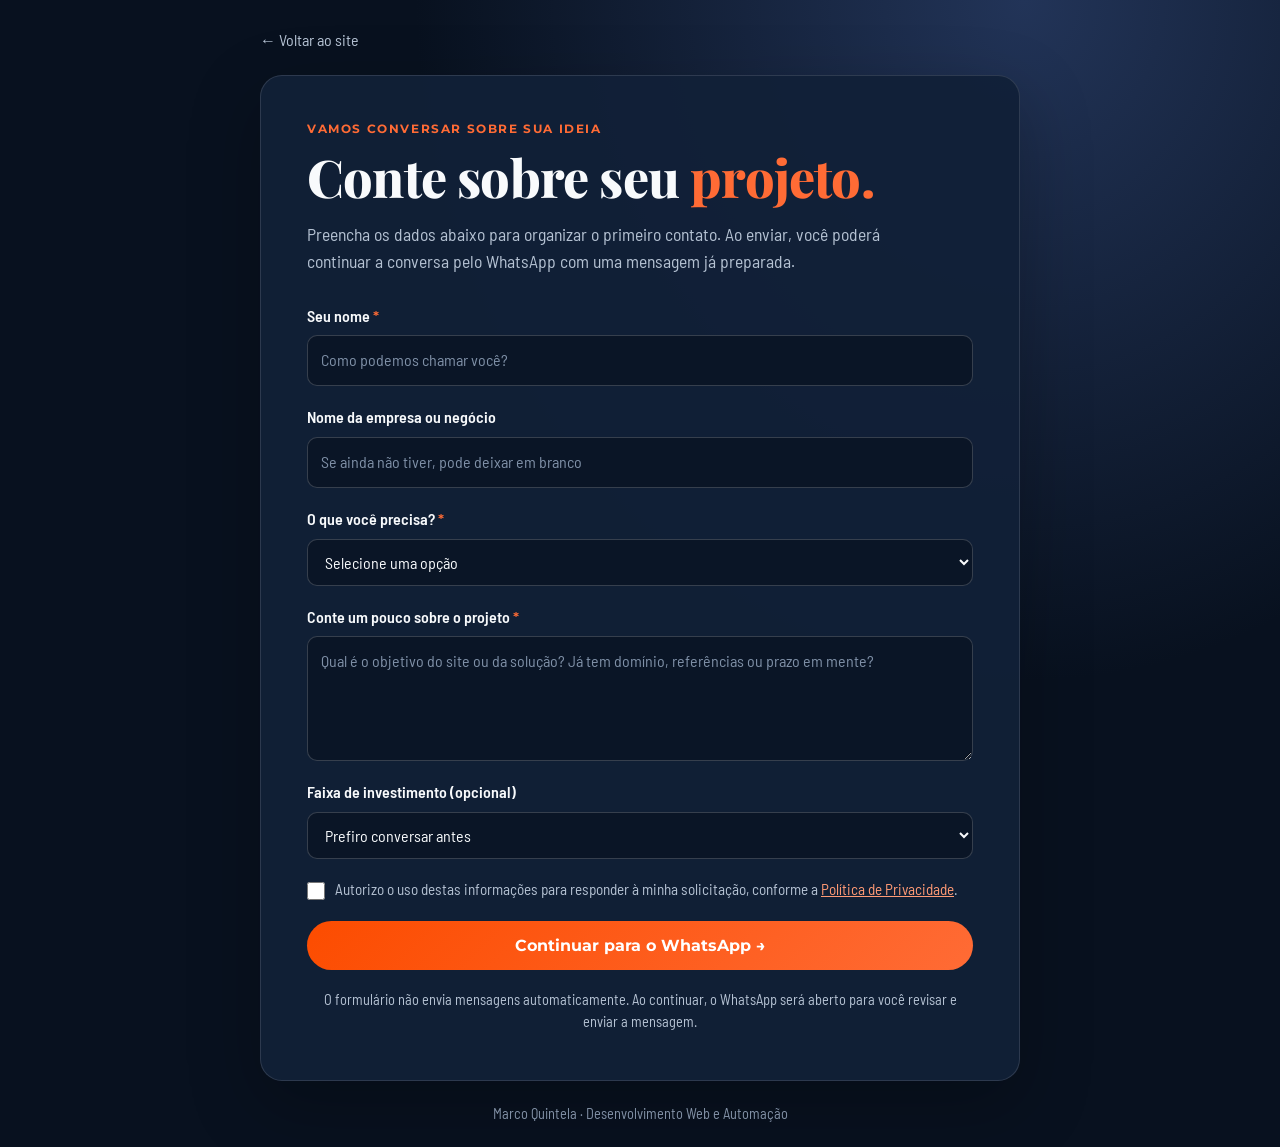
<file: contato.html>
<!DOCTYPE html>
<html lang="pt-BR">
<head>
  <meta charset="UTF-8">
  <meta name="viewport" content="width=device-width, initial-scale=1.0">
      <meta name="description" content="Conte sobre seu projeto e solicite uma proposta de criação de site, landing page, manutenção ou desenvolvimento de uma solução web.">
    <!-- SEO METADATA START -->
    <meta name="robots" content="noindex,follow">
    <link rel="canonical" href="https://marsdev.com.br/contato.html">
    <meta property="og:type" content="website">
    <meta property="og:site_name" content="MarsDev">
    <meta property="og:locale" content="pt_BR">
    <meta property="og:title" content="Solicite um Orçamento de Site | MarsDev">
    <meta property="og:description" content="Conte sobre seu projeto e solicite uma proposta de criação de site, landing page, manutenção ou desenvolvimento de uma solução web.">
    <meta property="og:url" content="https://marsdev.com.br/contato.html">
    <meta property="og:image" content="https://marsdev.com.br/assets/img/hero/hero.png">
    <!-- SEO METADATA END -->

  <meta name="theme-color" content="#08111f">
      <title>Solicite um Orçamento de Site | MarsDev</title>
  <link rel="icon" type="image/png" href="./assets/img/favicon.png">
  <link rel="preconnect" href="https://fonts.googleapis.com">
  <link rel="preconnect" href="https://fonts.gstatic.com" crossorigin>
  <link href="https://fonts.googleapis.com/css2?family=Barlow+Semi+Condensed:wght@400;500;600;700&family=Montserrat:wght@500;600;700&family=Playfair+Display:wght@700;800&display=swap" rel="stylesheet">
  <link rel="stylesheet" href="./assets/css/contato.css">
  <script async src="https://www.googletagmanager.com/gtag/js?id=AW-10942914304"></script>
  <script>
    window.dataLayer = window.dataLayer || [];
    function gtag(){dataLayer.push(arguments);}
    gtag('js', new Date());
    gtag('config', 'AW-10942914304');
    gtag('config', 'G-H9WVT78905');
  </script>
</head>
<body>
  <main class="page">
    <a class="back" href="./index.html" aria-label="Voltar ao site">← Voltar ao site</a>
    <section class="panel">
      <p class="eyebrow">VAMOS CONVERSAR SOBRE SUA IDEIA</p>
      <h1>Conte sobre seu <span>projeto.</span></h1>
      <p class="intro">Preencha os dados abaixo para organizar o primeiro contato. Ao enviar, você poderá continuar a conversa pelo WhatsApp com uma mensagem já preparada.</p>
      <form id="project-form">
        <div class="field">
          <label for="name">Seu nome <span aria-hidden="true">*</span></label>
          <input id="name" name="name" autocomplete="name" required maxlength="100" placeholder="Como podemos chamar você?">
        </div>
        <div class="field">
          <label for="business">Nome da empresa ou negócio</label>
          <input id="business" name="business" autocomplete="organization" maxlength="120" placeholder="Se ainda não tiver, pode deixar em branco">
        </div>
        <div class="field">
          <label for="service">O que você precisa? <span aria-hidden="true">*</span></label>
          <select id="service" name="service" required>
            <option value="" selected disabled>Selecione uma opção</option>
            <option>Landing page</option>
            <option>Site institucional</option>
            <option>Manutenção ou atualização de site</option>
            <option>Automação ou aplicação web</option>
            <option>Ainda preciso de orientação</option>
          </select>
        </div>
        <div class="field">
          <label for="goal">Conte um pouco sobre o projeto <span aria-hidden="true">*</span></label>
          <textarea id="goal" name="goal" rows="4" required maxlength="1200" placeholder="Qual é o objetivo do site ou da solução? Já tem domínio, referências ou prazo em mente?"></textarea>
        </div>
        <div class="field">
          <label for="budget">Faixa de investimento (opcional)</label>
          <select id="budget" name="budget">
            <option value="Prefiro conversar antes" selected>Prefiro conversar antes</option>
            <option>Até R$ 500</option>
            <option>R$ 500 a R$ 1.000</option>
            <option>R$ 1.000 a R$ 2.000</option>
            <option>Acima de R$ 2.000</option>
          </select>
        </div>
        <label class="consent"><input type="checkbox" id="consent" required> <span>Autorizo o uso destas informações para responder à minha solicitação, conforme a <a href="./politica-de-privacidade.html" target="_blank" rel="noopener">Política de Privacidade</a>.</span></label>
        <button type="submit">Continuar para o WhatsApp <span aria-hidden="true">→</span></button>
        <p class="note">O formulário não envia mensagens automaticamente. Ao continuar, o WhatsApp será aberto para você revisar e enviar a mensagem.</p>
      </form>
    </section>
    <footer>Marco Quintela · Desenvolvimento Web e Automação</footer>
  </main>
  <script src="./assets/js/contato.js"></script>
</body>
</html>
</file>
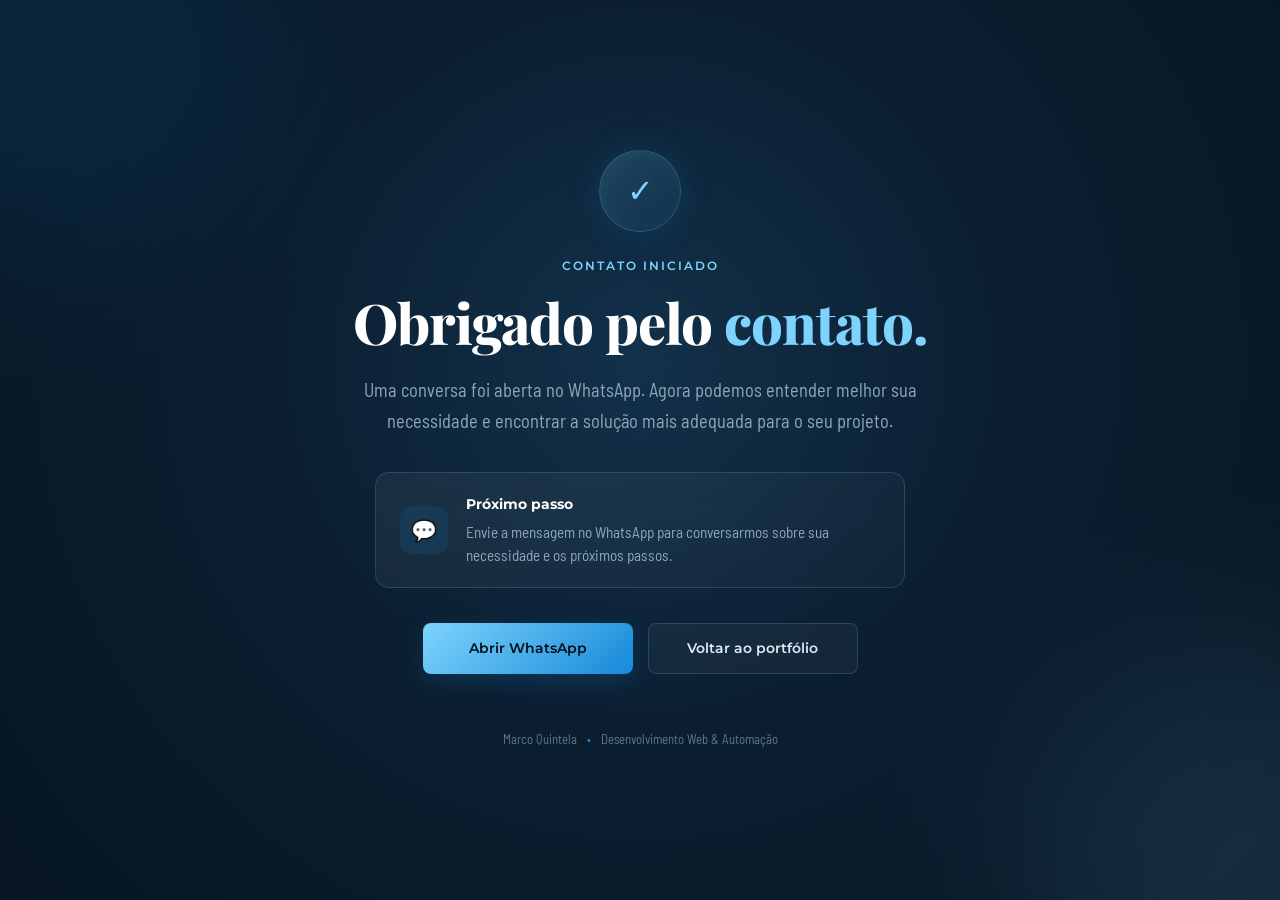
<file: obrigado.html>
<!DOCTYPE html>
<html lang="pt-BR">

<head>

    <meta charset="UTF-8">

    <meta name="viewport" content="width=device-width, initial-scale=1.0">

        <title>Obrigado pelo Contato | MarsDev</title>

        <meta name="description" content="Obrigado por iniciar seu contato com o MarsDev. Continue a conversa pelo WhatsApp para detalhar seu projeto.">
    <!-- SEO METADATA START -->
    <meta name="robots" content="noindex,follow">
    <meta property="og:type" content="website">
    <meta property="og:site_name" content="MarsDev">
    <meta property="og:locale" content="pt_BR">
    <meta property="og:title" content="Obrigado pelo Contato | MarsDev">
    <meta property="og:description" content="Obrigado por iniciar seu contato com o MarsDev. Continue a conversa pelo WhatsApp para detalhar seu projeto.">
    <meta property="og:image" content="https://marsdev.com.br/assets/img/hero/hero.png">
    <!-- SEO METADATA END -->


    <!-- GOOGLE FONTS -->
    <link rel="preconnect" href="https://fonts.googleapis.com">
    <link rel="preconnect" href="https://fonts.gstatic.com" crossorigin>

    <link
        href="https://fonts.googleapis.com/css2?family=Barlow+Semi+Condensed:wght@400;500&family=Montserrat:wght@500;600&family=Playfair+Display:wght@700;800&display=swap"
        rel="stylesheet">

    <link rel="stylesheet" href="./assets/css/obrigado.css">
    <link rel="icon" type="image/png" href="./assets/img/favicon.png">
    <!-- Google tag (gtag.js) -->
    <script async src="https://www.googletagmanager.com/gtag/js?id=AW-10942914304"></script>
    <script>
        window.dataLayer = window.dataLayer || [];
        function gtag() {dataLayer.push(arguments);}
        gtag('js', new Date());

        // Google Ads
        gtag('config', 'AW-10942914304');

        // Google Analytics 4
        gtag('config', 'G-H9WVT78905');
    </script>

    <!-- Event snippet for Contato portfolio conversion page -->
    <script>
        gtag('event', 'conversion', {'send_to': 'AW-10942914304/TPbxCLvD6-wcEIC-_uEo'});
    </script>


</head>

<body>

    <main class="thank-you">

        <!-- ELEMENTOS DECORATIVOS -->

        <div class="thank-you__glow thank-you__glow--one"></div>

        <div class="thank-you__glow thank-you__glow--two"></div>


        <section class="thank-you__content">

            <!-- ÍCONE -->

            <div class="thank-you__icon">

                <span>✓</span>

            </div>


            <!-- TEXTO -->

            <span class="thank-you__tag">
                CONTATO INICIADO
            </span>


            <h1 class="thank-you__title">

                Obrigado pelo
                <span>contato.</span>

            </h1>


            <p class="thank-you__description">

                Uma conversa foi aberta no WhatsApp.
                Agora podemos entender melhor sua necessidade
                e encontrar a solução mais adequada para o seu projeto.

            </p>


            <!-- CARD DE INFORMAÇÃO -->

            <div class="thank-you__info">

                <div class="thank-you__info-icon">
                    💬
                </div>

                <div>

                    <strong>
                        Próximo passo
                    </strong>

                    <p>
                        Envie a mensagem no WhatsApp para conversarmos sobre sua necessidade e os próximos passos.
                    </p>

                </div>

            </div>


            <!-- AÇÕES -->

            <div class="thank-you__actions">

                <a href="https://wa.me/5521984741591" class="thank-you__button thank-you__button--primary" target="_blank" rel="noopener noreferrer">
                    Abrir WhatsApp
                </a>

                <a href="./index.html" class="thank-you__button thank-you__button--secondary">
                    Voltar ao portfólio
                </a>

            </div>


            <!-- RODAPÉ -->

            <footer class="thank-you__footer">

                <span>
                    Marco Quintela
                </span>

                <span class="thank-you__separator">
                    •
                </span>

                <span>
                    Desenvolvimento Web & Automação
                </span>

            </footer>

        </section>

    </main>
    <!-- Event snippet for Compra conversion page -->
    <script>
        gtag('event', 'conversion', {
            'send_to': 'AW-10942914304/HyzaCIHrqasbEIC-_uEo',
            'transaction_id': ''
            // 'new_customer': true /* calculate dynamically, populate with true/false */,
        });
    </script>


</body>

</html>
</file>
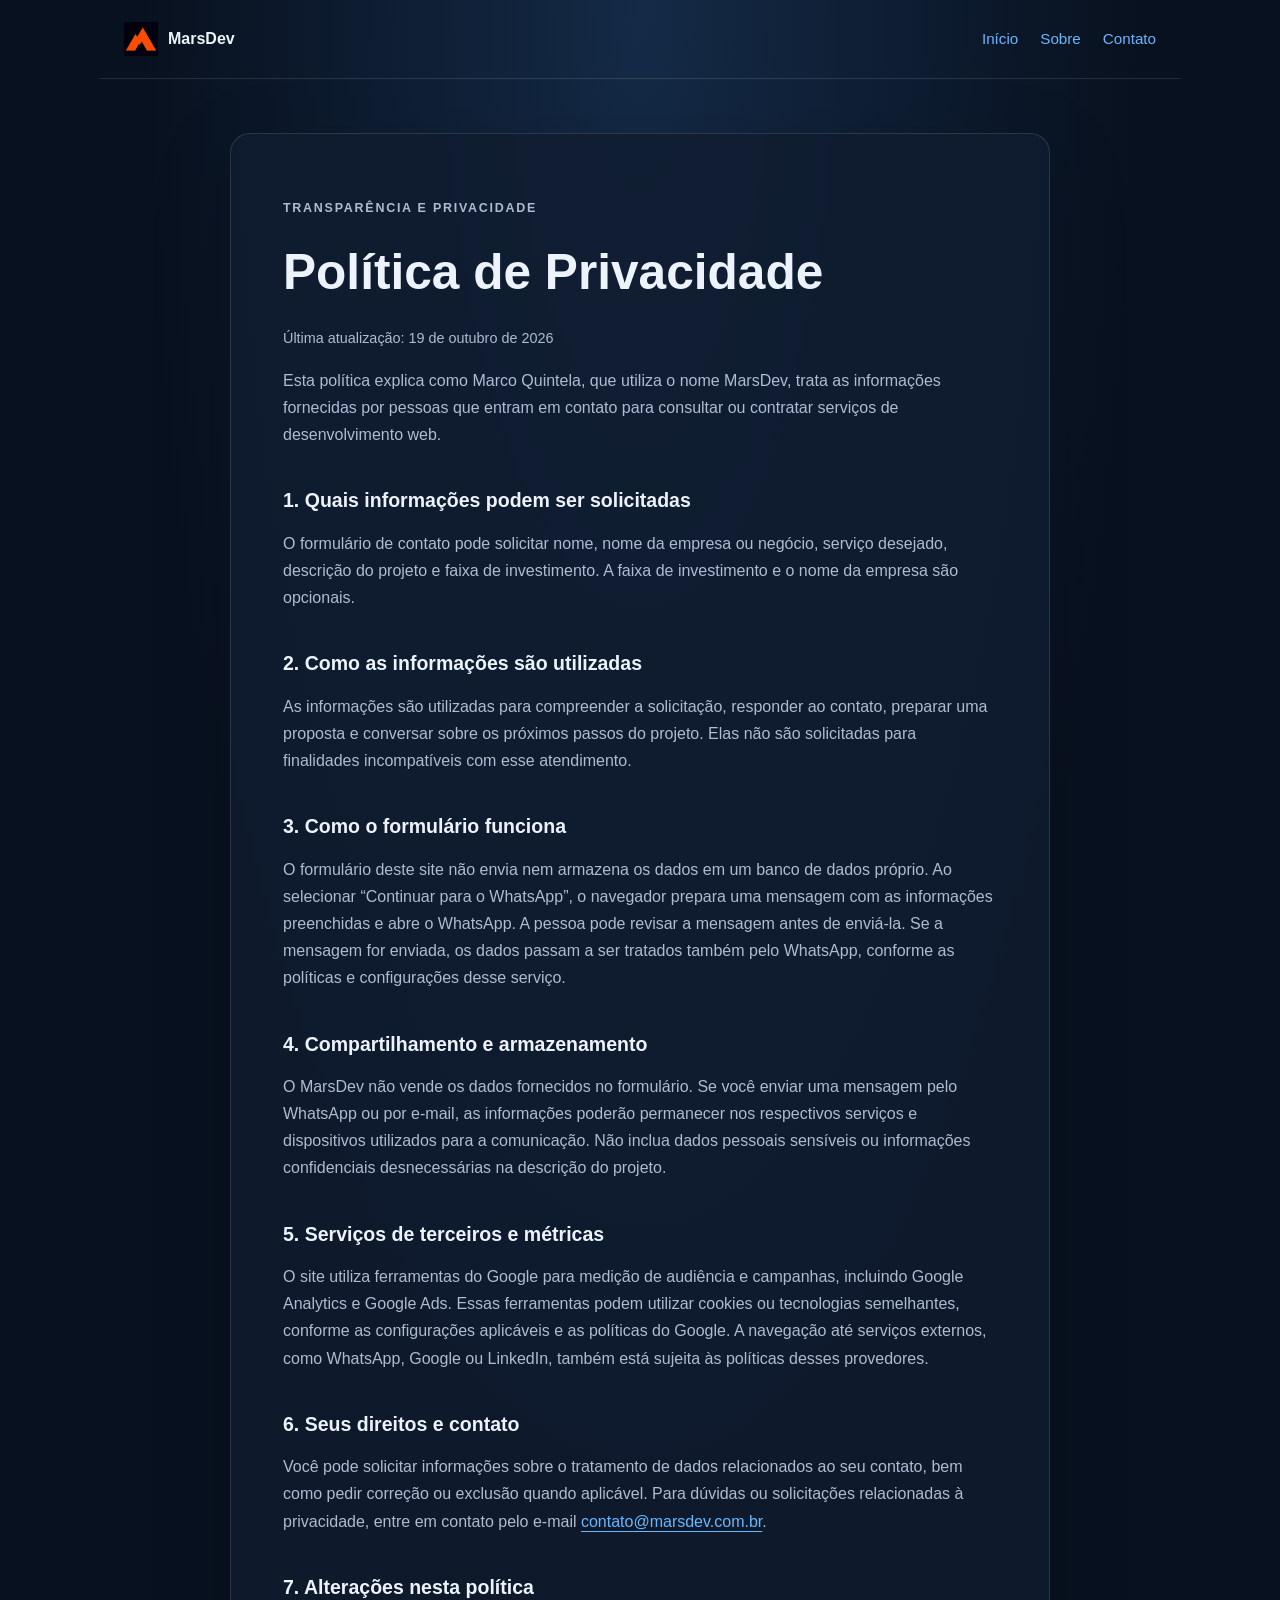
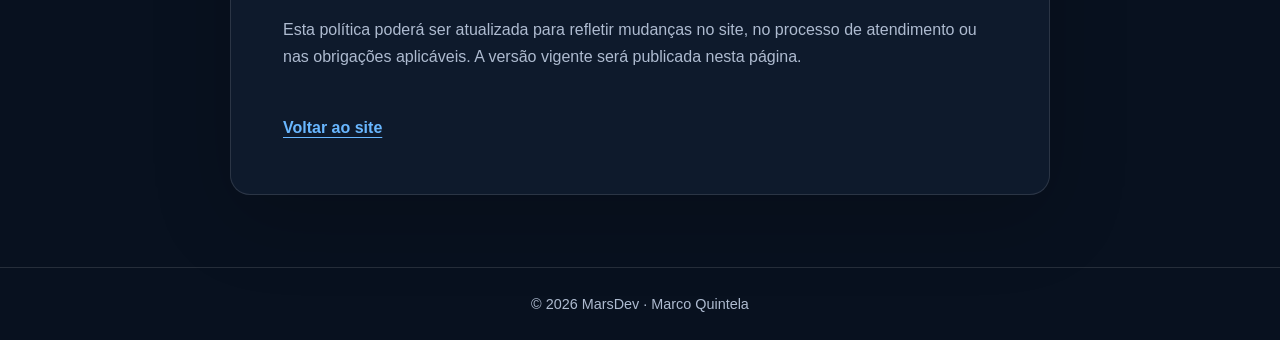
<file: politica-de-privacidade.html>
<!DOCTYPE html>
<html lang="pt-BR">
<head>
  <meta charset="UTF-8">
  <meta name="viewport" content="width=device-width, initial-scale=1">
  <title>Política de Privacidade | MarsDev</title>
  <meta name="description" content="Saiba como o MarsDev utiliza as informações fornecidas para responder a solicitações de orçamento e contatos sobre serviços digitais.">
  <meta name="robots" content="index,follow">
  <link rel="canonical" href="https://marsdev.com.br/politica-de-privacidade.html">
  <meta property="og:type" content="website">
  <meta property="og:site_name" content="MarsDev">
  <meta property="og:locale" content="pt_BR">
  <meta property="og:title" content="Política de Privacidade | MarsDev">
  <meta property="og:description" content="Como o MarsDev trata os dados fornecidos em solicitações de contato e orçamento.">
  <meta property="og:url" content="https://marsdev.com.br/politica-de-privacidade.html">
  <meta name="theme-color" content="#08111f">
  <link rel="icon" type="image/png" href="./assets/img/favicon.png">
  <link rel="stylesheet" href="./assets/css/privacidade.css">
</head>
<body>
  <header class="site-header">
    <a href="./index.html" class="brand"><img src="./assets/img/logo.png" alt="MarsDev"> <span>MarsDev</span></a>
    <nav aria-label="Navegação principal"><a href="./index.html">Início</a><a href="./about.html">Sobre</a><a href="./contato.html">Contato</a></nav>
  </header>
  <main class="privacy-content">
    <p class="eyebrow">TRANSPARÊNCIA E PRIVACIDADE</p>
    <h1>Política de Privacidade</h1>
    <p class="updated">Última atualização: 19 de outubro de 2026</p>

    <p>Esta política explica como Marco Quintela, que utiliza o nome MarsDev, trata as informações fornecidas por pessoas que entram em contato para consultar ou contratar serviços de desenvolvimento web.</p>

    <h2>1. Quais informações podem ser solicitadas</h2>
    <p>O formulário de contato pode solicitar nome, nome da empresa ou negócio, serviço desejado, descrição do projeto e faixa de investimento. A faixa de investimento e o nome da empresa são opcionais.</p>

    <h2>2. Como as informações são utilizadas</h2>
    <p>As informações são utilizadas para compreender a solicitação, responder ao contato, preparar uma proposta e conversar sobre os próximos passos do projeto. Elas não são solicitadas para finalidades incompatíveis com esse atendimento.</p>

    <h2>3. Como o formulário funciona</h2>
    <p>O formulário deste site não envia nem armazena os dados em um banco de dados próprio. Ao selecionar “Continuar para o WhatsApp”, o navegador prepara uma mensagem com as informações preenchidas e abre o WhatsApp. A pessoa pode revisar a mensagem antes de enviá-la. Se a mensagem for enviada, os dados passam a ser tratados também pelo WhatsApp, conforme as políticas e configurações desse serviço.</p>

    <h2>4. Compartilhamento e armazenamento</h2>
    <p>O MarsDev não vende os dados fornecidos no formulário. Se você enviar uma mensagem pelo WhatsApp ou por e-mail, as informações poderão permanecer nos respectivos serviços e dispositivos utilizados para a comunicação. Não inclua dados pessoais sensíveis ou informações confidenciais desnecessárias na descrição do projeto.</p>

    <h2>5. Serviços de terceiros e métricas</h2>
    <p>O site utiliza ferramentas do Google para medição de audiência e campanhas, incluindo Google Analytics e Google Ads. Essas ferramentas podem utilizar cookies ou tecnologias semelhantes, conforme as configurações aplicáveis e as políticas do Google. A navegação até serviços externos, como WhatsApp, Google ou LinkedIn, também está sujeita às políticas desses provedores.</p>

    <h2>6. Seus direitos e contato</h2>
    <p>Você pode solicitar informações sobre o tratamento de dados relacionados ao seu contato, bem como pedir correção ou exclusão quando aplicável. Para dúvidas ou solicitações relacionadas à privacidade, entre em contato pelo e-mail <a href="mailto:contato@marsdev.com.br">contato@marsdev.com.br</a>.</p>

    <h2>7. Alterações nesta política</h2>
    <p>Esta política poderá ser atualizada para refletir mudanças no site, no processo de atendimento ou nas obrigações aplicáveis. A versão vigente será publicada nesta página.</p>

    <a class="back-link" href="./index.html">Voltar ao site</a>
  </main>
  <footer class="site-footer">© 2026 MarsDev · Marco Quintela</footer>
</body>
</html>
</file>
<file: assets/css/style.css>
/* ========================================
   RESET BÁSICO
======================================== */

* {
    margin: 0;
    padding: 0;
    box-sizing: border-box;
}

html {
    scroll-behavior: smooth;
}

body {
    background: linear-gradient(135deg,
            var(--bg) 0%,
            var(--surface) 30%,
            var(--surface-light) 100%);

    color: #ffffff;
    font-family: "Barlow Semi Condensed", sans-serif;
    line-height: 1.6;
    overflow-x: hidden;
}

/* VARIÁVEIS */

:root {

    --primary: #fc4c00;
    --primary-light: #f85e1d;

    --bg: #08111f;
    --surface: #122038;
    --surface-light: #223458;

    --surface-contrast: #1d2b46;
    --surface-contrast-light: #5273b1;

    --text: #ffffff;
    --text-secondary: #a7b6c8;

    --border: rgba(255, 255, 255, .08);

    --shadow:
        0 15px 40px rgba(0, 0, 0, .35);

    --radius: 18px;
    --transition: .3s ease;
}

/* PADRÕES DE CONSTRUÇÃO */

/* CONTAINER */

.container {
    width: min(1200px, calc(100% - 40px));
    margin: 0 auto;
}

/* EYEBROW DAS SEÇÕES */

.section-eyebrow {
    display: flex;
    align-items: center;
    justify-content: center;
    gap: 15px;

    color: var(--primary-light);

    font-size: 12px;
    font-weight: 800;

    letter-spacing: 2px;

    margin-bottom: 18px;
}

.eyebrow-line {
    width: 40px;
    height: 2px;
    background: var(--primary);
}

/* TITULO E TEXTO DE SECÃO */

.section-title {

    font-family: "Playfair Display", serif;
    font-size: clamp(1.5rem, 2.6vw, 2.1rem);
    line-height: clamp(1.5rem, 2.6vw, 2.1rem);

    text-align: center;

    margin-bottom: 1.5rem;

    position: relative;

}

.section-title::after {

    content: "";

    width: 300px;
    height: 3px;

    background: var(--primary);

    display: block;

    margin: 15px auto 0;
}

.container-text {
    width: 90%;
    margin: 1rem;
    text-align: center;
}

/* HEADER */

.header {

    position: fixed;

    top: 0;
    left: 0;

    width: 100%;

    z-index: 1000;

    backdrop-filter: blur(18px);

    background: rgba(8, 17, 31, .75);

    border-bottom: 1px solid var(--border);
}

.header-container {

    height: 60px;

    display: flex;
    align-items: center;
    justify-content: space-between;
}

.header-container a {
    display: flex;
    align-items: center;
}

.logo img {
    border-radius: 25%;
    height: 40px;
}

.nav-list {

    display: flex;
    align-items: center;

    list-style: none;

    gap: 35px;
}

.nav-list a {

    text-decoration: none;

    color: var(--text-secondary);

    transition: var(--transition);
}

.nav-list a:hover {
    color: var(--primary-light);
}

.header-action {

    text-decoration: none;

    color: white;

    font-family: "Montserrat", sans-serif;

    background: linear-gradient(135deg,
            var(--primary),
            var(--primary-light));

    padding: 8px 16px;

    border-radius: 999px;

    transition: var(--transition);
}

.header-action:hover {

    transform: translateY(-1px);

    box-shadow:
        0 0 20px rgba(46, 168, 255, .4);
}

/* Estado inicial */

.header {

    background: transparent;

    border-bottom: 1px solid transparent;

    transition:
        background .4s ease,
        backdrop-filter .4s ease,
        border-color .4s ease,
        box-shadow .4s ease;
}

/* Após rolar */

.header--active {

    background: rgba(8, 17, 31, .85);

    backdrop-filter: blur(18px);

    border-bottom: 1px solid rgba(255, 255, 255, .08);

    box-shadow:
        0 10px 30px rgba(0, 0, 0, .25);
}

/* HERO */

.hero {

    position: relative;

    min-height: 85vh;

    display: flex;
    align-items: center;

    overflow: hidden;
}

/* IMAGEM */

.hero-background {

    position: absolute;

    inset: 0;

    z-index: 0;
}

.hero-background img {

    width: 100%;
    height: 100%;

    object-fit: cover;

    object-position: center;
}

/* CAMADA SOBRE A IMAGEM */

.hero-overlay {

    position: absolute;

    inset: 0;

    z-index: 1;

    background:
        linear-gradient(90deg,
            rgba(5, 15, 28, .92) 0%,
            rgba(5, 15, 28, .75) 40%,
            rgba(5, 15, 28, .35) 70%,
            rgba(5, 15, 28, .15) 100%);
}

/* CONTEÚDO */

.hero-container {

    padding-top: 35px;

    position: relative;

    z-index: 2;

    margin: 0 auto;

    display: flex;
    align-items: center;
}

.hero-content {

    max-width: 700px;
}

/* TAG */

.hero-tag {

    display: inline-block;

    padding: 9px 18px;

    margin-bottom: 25px;

    border-radius: 999px;

    background: rgba(46, 168, 255, .12);

    border: 1px solid rgba(132, 210, 255, .35);

    color: var(--primary-light);

    font-family: "Montserrat", sans-serif;

    font-size: .85rem;

    letter-spacing: .5px;

    backdrop-filter: blur(10px);
}

/* TÍTULO */

.hero-title {

    font-family: "Playfair Display", serif;

    font-size: 4rem;

    line-height: 1;

    letter-spacing: -2px;

    margin-bottom: 30px;

    color: #ffffff;
}

.hero-title span {

    display: block;

    color: var(--primary-light);

}

/* TEXTO */

.hero-text {

    max-width: 600px;

    margin-bottom: 40px;

    color: #d5e0ed;

    font-size: 1.25rem;

    line-height: 1.7;
}

/* BOTÕES */

.hero-buttons {

    display: flex;

    gap: 18px;
}

.btn {

    display: inline-flex;
    align-items: center;
    justify-content: center;

    text-decoration: none;

    padding: 15px 28px;

    border-radius: 999px;

    font-family: "Montserrat", sans-serif;

    transition: var(--transition);
}

.btn--primary {

    background: linear-gradient(135deg,
            var(--primary),
            var(--primary-light));

    color: white;
}

.btn--primary:hover {

    transform: translateY(-2px);

    box-shadow:
        0 0 30px rgba(46, 168, 255, .45);
}

.btn--secondary {

    border: 1px solid rgba(255, 255, 255, .15);

    color: white;
}

.btn--secondary:hover {

    background: rgba(255, 255, 255, .05);
}

.hero-visual {

    background-image: url('assets/img/foto2');

    height: 500px;

    border-radius: 30px;

    background:
        linear-gradient(135deg,
            rgba(46, 168, 255, .2),
            rgba(255, 255, 255, .05));

    border: 1px solid rgba(255, 255, 255, .08);

    backdrop-filter: blur(20px);
}

.hero-visual img {
    height: 100%;
}

/* ========================================
   SEÇÕES
======================================== */

section {
    scroll-margin-top: 20px;
    padding: 30px 0;
}

/* ========================================
   CARDS
======================================== */

.competencias-grid,
.formacoes-grid,
.contato-cards {

    display: grid;

    grid-template-columns:
        repeat(auto-fit, minmax(260px, 1fr));

    gap: 25px;
}

.card,
.formation-card,
.contact-card {

    background: linear-gradient(135deg,
            var(--surface-contrast-light),
            var(--surface-contrast));

    border: 1px solid var(--border);

    border-radius: var(--radius);

    padding: 1rem;

    transition: var(--transition);

    box-shadow: var(--shadow);
}

.card:hover,
.formation-card:hover,
.contact-card:hover {

    transform: translateY(-8px);

    border-color:
        rgba(46, 168, 255, .35);
}

.contact-card img {
    height: 50px;
}

.contact-card .title {
    gap: 10px;
    display: flex;
    flex-direction: row;
    align-items: center;
    justify-content: left;
}

.card h3,
.formation-card h3,
.contact-card h3 {

    font-family: "Montserrat", sans-serif;

    color: var(--primary-light);
}

.card p,
.formation-card p,
.contact-card p {

    color: var(--text-secondary);
}

.contact-card {

    text-decoration: none;
}

.como-funciona {
    background-color: var(--surface-contrast);
    padding: 100px 0;
}

/* =========================
   PROCESSO
========================= */

.process {
    width: min(700px, 100%);
    margin: 60px auto 0;
}

.process-step {
    display: grid;
    grid-template-columns: 70px 1fr;
    align-items: center;
    gap: 25px;
}

/* =========================
   ÍCONE
========================= */

.process-icon {
    width: 70px;
    height: 70px;

    display: flex;
    align-items: center;
    justify-content: center;

    border-radius: 50%;

    background: var(--primary);
    color: #fff;

    font-size: 24px;

    box-shadow:
        0 0 0 8px rgba(46, 168, 255, .08),
        0 8px 25px rgba(46, 168, 255, .20);

    position: relative;
    z-index: 2;
}

/* =========================
   CONTEÚDO
========================= */

.process-content {
    padding: 5px 0;
}

.process-label {
    display: block;

    margin-bottom: 6px;

    color: var(--primary-light);

    font-size: 18px;
    font-weight: 700;

    text-transform: uppercase;
    letter-spacing: .5px;
}

.process-content p {
    margin: 0;

    max-width: 520px;

    color: var(--text);

    font-size: 15px;
    line-height: 1.6;
}

/* =========================
   TRILHA
========================= */

.process-line {
    width: 3px;
    height: 55px;

    margin-left: 33px;

    background: linear-gradient(to bottom,
            var(--primary),
            rgba(46, 168, 255, .15));

    border-radius: 10px;
}

/* =========================
   VALORES
========================= */

.valores {
    padding: 100px 0;
    background: var(--surface-light);
}

.section-description {
    max-width: 650px;

    margin: 20px auto 0;

    text-align: center;

    color: var(--text);

    line-height: 1.7;
}


/* =========================
   GRID
========================= */

.pricing-grid {
    display: grid;

    grid-template-columns:
        repeat(3, 1fr);

    gap: 25px;

    max-width: 1100px;

    margin: 60px auto 0;

    align-items: stretch;
}


/* =========================
   CARD
========================= */

.pricing-card {
    position: relative;

    display: flex;
    flex-direction: column;

    padding: 35px 30px;

    border-radius: 20px;

    background: #fff;

    border: 1px solid rgba(15, 23, 42, .08);

    box-shadow:
        0 10px 35px rgba(15, 23, 42, .06);

    transition:
        transform .3s ease,
        box-shadow .3s ease;
}

.pricing-card:hover {
    transform: translateY(-6px);

    box-shadow:
        0 20px 45px rgba(15, 23, 42, .12);
}


/* =========================
   CARD DESTACADO
========================= */

.pricing-card.featured {
    border: 2px solid var(--primary);

    box-shadow:
        0 15px 45px rgba(46, 168, 255, .15);
}

.pricing-popular {
    position: absolute;

    top: -13px;
    left: 50%;

    transform: translateX(-50%);

    padding: 5px 15px;

    border-radius: 20px;

    background: var(--primary);

    color: #fff;

    font-size: 11px;
    font-weight: 700;

    white-space: nowrap;
}


/* =========================
   HEADER DE VALORES
========================= */

.pricing-tag {
    display: inline-block;

    margin-bottom: 10px;

    color: var(--primary);

    font-size: 11px;
    font-weight: 700;

    letter-spacing: 1px;
}

.pricing-header h3 {
    margin: 0 0 10px;

    color: #0f172a;

    font-size: 23px;
}

.pricing-header p {
    margin: 0;

    color: #64748b;

    font-size: 14px;

    line-height: 1.6;
}


/* =========================
   PREÇO
========================= */

.pricing-price {
    display: flex;
    align-items: baseline;

    gap: 4px;

    margin: 30px 0;
}

.pricing-currency {
    font-size: 18px;
    font-weight: 600;

    color: #334155;
}

.pricing-price strong {
    font-size: 48px;

    line-height: 1;

    color: #0f172a;
}

.pricing-period {
    margin-left: 5px;

    color: #64748b;

    font-size: 12px;
}


/* =========================
   LISTA
========================= */

.pricing-list {
    display: flex;
    flex-direction: column;

    gap: 14px;

    margin: 0;
    padding: 0;

    list-style: none;
}

.pricing-list li {
    display: flex;
    align-items: flex-start;

    gap: 10px;

    color: #475569;

    font-size: 14px;

    line-height: 1.4;
}

.pricing-list i {
    margin-top: 3px;

    color: var(--primary);

    font-size: 13px;
}


/* =========================
   BOTÃO
========================= */

.pricing-button {
    display: flex;
    align-items: center;
    justify-content: center;

    width: 100%;

    margin-top: auto;
    padding: 14px 20px;

    border-radius: 10px;

    background: #0f172a;

    color: #fff;

    text-decoration: none;

    font-size: 14px;
    font-weight: 600;

    transition:
        background .3s ease,
        transform .3s ease;
}

.pricing-button:hover {
    background: var(--primary);

    transform: translateY(-2px);
}

.pricing-card.featured .pricing-button {
    background: var(--primary);
}

.pricing-card.featured .pricing-button:hover {
    background: #0f172a;
}


/* =========================
   MOBILE
========================= */

@media (max-width: 850px) {

    .pricing-grid {
        grid-template-columns: 1fr;

        max-width: 500px;

        gap: 25px;
    }

    .pricing-card {
        padding: 30px 25px;
    }

}

/* ========================================
   CARROSSEL
======================================== */

.carousel {
    margin-top: 2rem;
    position: relative;
}

.carousel-track {

    display: flex;

    gap: 30px;

    overflow-x: auto;

    scroll-behavior: smooth;

    padding: 2.5rem;
}

.carousel-track::-webkit-scrollbar {
    display: none;
}

.carousel-dots {

    display: flex;
    justify-content: center;
    align-items: center;

    gap: 12px;

    margin-top: 30px;
}

.dot {

    width: 12px;
    height: 12px;

    border-radius: 50%;

    border: none;

    cursor: pointer;

    background: rgba(255, 255, 255, .25);

    transition: all .3s ease;
}

.dot:hover {

    background: rgba(255, 255, 255, .5);
}

.dot.active {

    width: 30px;

    border-radius: 999px;

    background: var(--primary);

    box-shadow:
        0 0 10px rgba(46, 168, 255, .5);
}

.phone-card {
    position: relative;

    width: 250px;
    height: 450px;

    border-radius: 24px;
    border: 8px solid #07010a;

    background: #000;

    overflow: hidden;

    flex-shrink: 0;

    /* Define quais propriedades vão animar e o tempo (0.3 segundos) */
    transition: transform 0.3s ease, box-shadow 0.3s ease;
}

.phone-card:hover {
    -webkit-box-shadow: 0px 0px 30px 20px rgba(102, 0, 255, 0.5);
    transform: translateY(-10px);
}

/* Área que realmente rola */
.phone-screen {
    width: 100%;
    height: 100%;

    overflow-y: auto;
    overflow-x: hidden;

    scrollbar-width: none;
}

.phone-screen-image img {
    width: 100%;
}

/* Chrome / Edge */
.phone-screen::-webkit-scrollbar {
    width: 8px;
}

.phone-screen::-webkit-scrollbar-track {
    background: transparent;
}

.phone-screen::-webkit-scrollbar-thumb {
    background: rgba(255, 255, 255, 0.35);
    border-radius: 20px;
}

.phone-screen:hover::-webkit-scrollbar-thumb {
    background: rgba(255, 255, 255, 0.65);
}

/* Câmera */
.phone-camera {
    position: absolute;

    z-index: 10;

    top: 10px;
    left: 50%;
    transform: translateX(-50%);

    width: 75px;
    height: 22px;

    background: #050505;

    border-radius: 20px;

    box-shadow:
        0 1px 4px rgba(0, 0, 0, 0.5),
        inset 0 0 3px rgba(255, 255, 255, 0.08);

    pointer-events: none;
}

/* Lente */
.phone-camera::after {
    content: "";

    position: absolute;

    width: 8px;
    height: 8px;

    top: 7px;
    right: 12px;

    border-radius: 50%;

    background: #111827;

    box-shadow:
        inset 0 0 3px rgba(255, 255, 255, 0.2);
}

.carousel-btn {

    position: absolute;

    top: 50%;

    transform: translateY(-50%);

    width: 55px;
    height: 55px;

    border-radius: 50%;

    border: none;

    cursor: pointer;

    background: rgba(255, 255, 255, .08);

    color: white;

    backdrop-filter: blur(15px);

    z-index: 5;
}

.prev {
    left: -25px;
}

.next {
    right: -25px;
}

/* =========================
   CTA FINAL
========================= */

.cta-final {
    padding: 100px 0;

    background:
        radial-gradient(circle at 50% 0%,
            var(--surface-contrast-light),
            transparent 55%),
        var(--bg);

    color: #fff;
}

.cta-content {
    max-width: 750px;

    margin: 0 auto;

    text-align: center;
}


/* =========================
   EYEBROW
========================= */

.cta-eyebrow {
    display: inline-block;

    margin-bottom: 18px;

    color: var(--primary);

    font-size: 12px;
    font-weight: 700;

    letter-spacing: 1.5px;
}


/* =========================
   TÍTULO
========================= */

.cta-content h2 {
    margin: 0;

    font-size: clamp(34px, 5vw, 56px);

    line-height: 1.1;

    letter-spacing: -1.5px;
}

.cta-content p {
    max-width: 600px;

    margin: 20px auto 30px;

    color: rgba(255, 255, 255, .7);

    font-size: 16px;

    line-height: 1.7;
}


/* =========================
   BOTÃO
========================= */

.cta-button {
    display: inline-flex;
    align-items: center;
    justify-content: center;

    gap: 10px;

    padding: 15px 25px;

    border-radius: 10px;

    background: var(--primary);

    color: #fff;

    text-decoration: none;

    font-size: 15px;
    font-weight: 700;

    box-shadow:
        0 10px 30px rgba(46, 168, 255, .25);

    transition:
        transform .3s ease,
        box-shadow .3s ease;
}

.cta-button:hover {
    transform: translateY(-3px);

    box-shadow:
        0 15px 35px rgba(46, 168, 255, .35);
}

.cta-button i {
    font-size: 13px;

    transition: transform .3s ease;
}

.cta-button:hover i {
    transform: translateX(4px);
}


/* =========================
   BADGES
========================= */

.cta-badges {
    display: grid;

    grid-template-columns:
        repeat(3, 1fr);

    max-width: 850px;

    margin: 65px auto 0;

    border-top:
        1px solid rgba(255, 255, 255, .1);

    padding-top: 35px;
}

.cta-badge {
    display: flex;

    align-items: center;
    justify-content: center;

    gap: 14px;

    padding: 0 25px;
}

.cta-badge+.cta-badge {
    border-left:
        1px solid rgba(255, 255, 255, .1);
}


/* =========================
   ÍCONE
========================= */

.cta-badge-icon {
    width: 45px;
    height: 45px;

    flex-shrink: 0;

    display: flex;
    align-items: center;
    justify-content: center;

    border-radius: 12px;

    background: rgba(46, 168, 255, .12);

    color: var(--primary);

    font-size: 18px;
}


/* =========================
   TEXTO
========================= */

.cta-badge div:last-child {
    display: flex;
    flex-direction: column;

    text-align: left;
}

.cta-badge strong {
    color: #fff;

    font-size: 14px;
}

.cta-badge span {
    margin-top: 3px;

    color: rgba(255, 255, 255, .5);

    font-size: 12px;
}

/* =========================
   CONTATO
========================= */

.contato {
    padding: 100px 0;
    background: var(--text);
}

.contato-header {
    max-width: 650px;
    margin: 0 auto 55px;
    text-align: center;
}

.contato-header .section-title {
    margin-bottom: 15px;
    color: var(--bg);
}

.contato-header p {
    margin: 0;
    color: #64748b;
    font-size: 16px;
    line-height: 1.7;
}


/* =========================
   CARDS
========================= */

.contato-cards {
    display: grid;
    grid-template-columns: repeat(3, 1fr);
    gap: 20px;
    max-width: 1000px;
    margin: 0 auto;
}

.contact-card {
    position: relative;

    display: flex;
    align-items: center;
    gap: 18px;

    min-height: 150px;
    padding: 25px;

    background: #fff;
    border: 1px solid #e2e8f0;
    border-radius: 16px;

    color: #0f172a;
    text-decoration: none;

    transition:
        transform .3s ease,
        border-color .3s ease,
        box-shadow .3s ease;
}

.contact-card:hover {
    transform: translateY(-5px);
    border-color: rgba(46, 168, 255, .35);
    box-shadow: 0 15px 35px rgba(15, 23, 42, .08);
}


/* =========================
   ÍCONE
========================= */

.contact-icon {
    width: 52px;
    height: 52px;

    flex-shrink: 0;

    display: flex;
    align-items: center;
    justify-content: center;

    border-radius: 14px;
    background: #f1f5f9;
}

.contact-icon img {
    width: 28px;
    height: 28px;
    object-fit: contain;
}


/* =========================
   TEXTO
========================= */

.contact-info {
    display: flex;
    flex-direction: column;

    min-width: 0;
}

.contact-info span {
    margin-bottom: 3px;

    color: var(--primary);
    font-size: 11px;
    font-weight: 700;
    letter-spacing: .8px;
    text-transform: uppercase;
}

.contact-info h3 {
    margin: 0 0 5px;

    font-size: 18px;
    font-weight: 700;
}

.contact-info p {
    margin: 0;

    color: #64748b;
    font-size: 13px;
    line-height: 1.5;
}


/* =========================
   SETA
========================= */

.contact-arrow {
    position: absolute;

    right: 20px;
    bottom: 20px;

    color: #cbd5e1;
    font-size: 13px;

    transition:
        color .3s ease,
        transform .3s ease;
}

.contact-card:hover .contact-arrow {
    color: var(--primary);
    transform: translateX(4px);
}


/* =========================
   WHATSAPP DESTAQUE
========================= */

.whatsapp-contact {
    border-color: rgba(46, 168, 255, .25);
    background:
        radial-gradient(circle at 100% 0%,
            rgba(46, 168, 255, .08),
            transparent 55%),
        #fff;
}

.footer {
    padding: 70px 0 25px;
    background: #0f172a;
    color: #fff;
}

.footer-main {
    display: grid;
    grid-template-columns: 2fr 1fr 1fr 1.3fr;
    gap: 60px;
    padding-bottom: 55px;
}


/* =========================
   MARCA
========================= */

.footer-brand h3 {
    margin: 0 0 15px;

    font-size: 22px;
    font-weight: 700;
}

.footer-brand p {
    max-width: 330px;
    margin: 0;

    color: rgba(255, 255, 255, .55);
    font-size: 14px;
    line-height: 1.7;
}


/* =========================
   COLUNAS
========================= */

.footer-column {
    display: flex;
    flex-direction: column;
    align-items: flex-start;
}

.footer-column h4 {
    margin: 0 0 18px;

    color: #fff;
    font-size: 14px;
    font-weight: 700;
}

.footer-column a {
    margin-bottom: 10px;

    color: rgba(255, 255, 255, .55);
    font-size: 13px;
    text-decoration: none;

    transition: color .25s ease;
}

.footer-column a:hover {
    color: var(--primary);
}


/* =========================
   LINHA INFERIOR
========================= */

.footer-bottom {
    display: flex;
    align-items: center;
    justify-content: space-between;

    padding-top: 25px;

    border-top: 1px solid rgba(255, 255, 255, .08);

    color: rgba(255, 255, 255, .4);
    font-size: 12px;
}

.footer-legal {
    display: flex;
    align-items: center;
    gap: 10px;
}

.footer-legal a {
    color: rgba(255, 255, 255, .4);
    text-decoration: none;

    transition: color .25s ease;
}

.footer-legal a:hover {
    color: var(--primary);
}

/* ========================================
   QUEM SOU EU
======================================== */

.about {
    padding: 100px 0;
}

.about-content {
    display: grid;
    grid-template-columns: 420px 1fr;
    gap: 60px;
    align-items: flex-start;

    margin-top: 60px;
}

/* FOTO */

.about-photo {
    display: flex;
    justify-content: center;
}

.about-photo-wrapper {
    width: 100%;
    max-width: 380px;

    overflow: hidden;

    border-radius: 24px;

    background:
        linear-gradient(135deg,
            var(--surface-contrast-light),
            var(--surface-contrast));

    border: 1px solid var(--border);

    box-shadow: var(--shadow);
}

.about-photo-wrapper img {
    display: block;

    width: 100%;
    height: 100%;

    object-fit: cover;
}

/* CONTEÚDO */

.about-info {
    display: flex;
    flex-direction: column;
    align-items: flex-start;
}

.about-tag {
    display: inline-block;

    margin-bottom: 15px;

    padding: 8px 14px;

    border-radius: 999px;

    background: rgba(46, 168, 255, .12);

    border: 1px solid rgba(132, 210, 255, .25);

    color: var(--primary-light);

    font-size: 13px;
    font-weight: 700;

    letter-spacing: .5px;
}

.about-name {
    font-family: "Playfair Display", serif;

    font-size: 2.6rem;

    line-height: 1.1;

    margin-bottom: 20px;
}

.about-description {
    margin-bottom: 18px;

    color: var(--text-secondary);

    font-size: 1rem;

    line-height: 1.8;
}

/* DESTAQUES */

.about-highlights {
    display: grid;

    grid-template-columns: repeat(2, 1fr);

    gap: 15px;

    width: 100%;

    margin: 30px 0;
}

.about-highlight {
    padding: 18px;

    border-radius: 16px;

    background:
        linear-gradient(135deg,
            var(--surface-contrast-light),
            var(--surface-contrast));

    border: 1px solid var(--border);
}

.about-highlight strong {
    display: block;

    margin-bottom: 5px;

    color: var(--primary-light);

    font-size: 1.3rem;
}

.about-highlight span {
    color: var(--text-secondary);

    font-size: .9rem;
}

/* CURRÍCULO */

.about-resume {
    width: 100%;

    margin-bottom: 35px;

    padding: 25px;

    border-radius: 18px;

    background:
        rgba(255, 255, 255, .03);

    border: 1px solid var(--border);
}

.resume-item+.resume-item {
    margin-top: 18px;
}

.resume-label {
    display: block;

    margin-bottom: 4px;

    color: var(--primary-light);

    font-size: .85rem;
    font-weight: 700;

    letter-spacing: .5px;

    text-transform: uppercase;
}

.resume-item p {
    color: var(--text);

    line-height: 1.6;
}

/* ========================================
   RESPONSIVO
======================================== */

@media (max-width: 992px) {

    .about-content {
        grid-template-columns: 1fr;
        gap: 40px;
    }

    .about-photo {
        order: -1;
    }

    .about-photo-wrapper {
        max-width: 320px;
    }

    .about-info {
        align-items: center;
        text-align: center;
    }

    .about-highlights {
        grid-template-columns: 1fr 1fr;
    }
}

@media (max-width: 768px) {

    .about {
        padding: 70px 0;
    }

    .about-name {
        font-size: 2rem;
    }

    .about-highlights {
        grid-template-columns: 1fr;
    }

    .about-photo-wrapper {
        max-width: 280px;
    }
}

/* ========================================
   RESPONSIVO
======================================== */

@media (max-width: 992px) {

    .hero-container {
        grid-template-columns: 1fr;
    }

    .hero-visual {
        display: none;
    }

    .footer-container {
        grid-template-columns: 1fr;
        text-align: center;
    }

    .footer-copy {
        text-align: center;
    }

    .contato {
        padding: 80px 20px;
    }

    .contato-cards {
        grid-template-columns: 1fr;
        max-width: 600px;
    }

    .contact-card {
        min-height: 120px;
    }

    .footer {
        padding: 60px 20px 25px;
    }

    .footer-main {
        grid-template-columns: 1fr 1fr;
        gap: 40px;
    }

    .footer-brand {
        grid-column: 1 / -1;
    }
}

@media (max-width: 768px) {

    .nav {
        display: none;
    }

    .header-action {
        display: none;
    }

    .hero-buttons {
        flex-direction: column;
    }

    .phone-card {
        width: 90%;
        height: 65vh;
    }


    .carousel-track {
        padding: 1rem;
    }

    .prev,
    .next {
        display: none;
    }

    .hero {
        min-height: 80vh;
    }

    .hero-overlay {

        background:
            linear-gradient(90deg,
                rgba(5, 15, 28, .92),
                rgba(5, 15, 28, .65));
    }

    .hero-title {

        font-size: 2.5rem;

        letter-spacing: -1px;
    }

    .hero-text {

        font-size: 1.1rem;
    }

    .hero-buttons {

        flex-direction: column;

        align-items: flex-start;
    }

    .hero-buttons .btn {

        width: 100%;
    }

    .como-funciona {
        padding: 70px 0;
    }

    .process {
        margin-top: 40px;
    }

    .process-step {
        grid-template-columns: 55px 1fr;
        gap: 18px;
    }

    .process-icon {
        width: 55px;
        height: 55px;

        font-size: 19px;

        box-shadow:
            0 0 0 6px rgba(46, 168, 255, .08),
            0 6px 18px rgba(46, 168, 255, .18);
    }

    .process-label {
        font-size: 15px;
    }

    .process-content p {
        font-size: 14px;
    }

    .process-line {
        height: 40px;
        margin-left: 26px;
    }

    .cta-final {
        padding: 75px 20px;
    }

    .cta-content h2 {
        font-size: 36px;
    }

    .cta-content p {
        font-size: 14px;
    }

    .cta-badges {
        grid-template-columns: 1fr;

        gap: 20px;

        margin-top: 50px;
    }

    .cta-badge {
        justify-content: flex-start;

        padding: 0;
    }

    .cta-badge+.cta-badge {
        border-left: none;
    }

    .contato {
        padding: 70px 20px;
    }

    .contato-header {
        margin-bottom: 40px;
    }

    .contato-header p {
        font-size: 14px;
    }

    .contact-card {
        padding: 20px;
    }

    .footer-main {
        grid-template-columns: 1fr 1fr;
        gap: 35px 25px;
    }

    .footer-brand {
        grid-column: 1 / -1;
    }

    .footer-bottom {
        flex-direction: column;
        align-items: flex-start;
        gap: 15px;
    }

    .footer-legal {
        flex-wrap: wrap;
    }

}

/* ========================================
   WHATSAPP FLUTANTE
======================================== */

.whatsapp-float {
    position: fixed;
    right: 25px;
    bottom: 25px;

    width: 60px;
    height: 60px;

    display: flex;
    align-items: center;
    justify-content: center;

    background: #25D366;
    color: #fff;

    border-radius: 50%;

    font-size: 32px;
    text-decoration: none;

    z-index: 9999;

    box-shadow: 0 4px 15px rgba(0, 0, 0, 0.25);

    animation: whatsapp-pulse 2s infinite;

    transition: transform 0.2s ease;
}

.whatsapp-float:hover {
    transform: scale(1.08);
    color: #fff;
}


/* Efeito de pulsação */

@keyframes whatsapp-pulse {

    0% {
        box-shadow:
            0 0 0 0 rgba(37, 211, 102, 0.7),
            0 4px 15px rgba(0, 0, 0, 0.25);
    }

    70% {
        box-shadow:
            0 0 0 15px rgba(37, 211, 102, 0),
            0 4px 15px rgba(0, 0, 0, 0.25);
    }

    100% {
        box-shadow:
            0 0 0 0 rgba(37, 211, 102, 0),
            0 4px 15px rgba(0, 0, 0, 0.25);
    }

}


/* Celular */

@media (max-width: 600px) {

    .whatsapp-float {
        width: 55px;
        height: 55px;

        right: 18px;
        bottom: 18px;

        font-size: 29px;
    }

}


/* ========================================
   CONHECIMENTOS E CERTIFICADOS
======================================== */

.knowledge-section {
    padding: 90px 0 100px;
    background:
        radial-gradient(circle at 8% 12%, rgba(252, 76, 0, .08), transparent 28%),
        linear-gradient(180deg, rgba(8, 17, 31, .2), rgba(18, 32, 56, .55));
    border-top: 1px solid var(--border);
}

.knowledge-intro {
    max-width: 720px;
    margin: 0 auto;
    text-align: center;
    color: var(--text-secondary);
    font-size: 1.05rem;
    line-height: 1.8;
}

.knowledge-stats {
    display: grid;
    grid-template-columns: repeat(3, minmax(0, 1fr));
    gap: 16px;
    max-width: 850px;
    margin: 38px auto 55px;
}

.knowledge-stat {
    padding: 22px 16px;
    text-align: center;
    background: rgba(255, 255, 255, .035);
    border: 1px solid var(--border);
    border-radius: 16px;
}

.knowledge-stat strong {
    display: block;
    color: var(--primary-light);
    font-family: "Montserrat", sans-serif;
    font-size: clamp(1.25rem, 3vw, 1.8rem);
    line-height: 1.3;
}

.knowledge-stat span {
    display: block;
    margin-top: 6px;
    color: var(--text-secondary);
    font-size: .9rem;
}

.knowledge-grid {
    display: grid;
    grid-template-columns: repeat(2, minmax(0, 1fr));
    gap: 22px;
}

.knowledge-card {
    min-width: 0;
    padding: 26px;
    background: linear-gradient(145deg, rgba(34, 52, 88, .88), rgba(18, 32, 56, .96));
    border: 1px solid var(--border);
    border-radius: var(--radius);
    box-shadow: var(--shadow);
    transition: transform var(--transition), border-color var(--transition);
}

.knowledge-card:hover {
    transform: translateY(-4px);
    border-color: rgba(252, 76, 0, .38);
}

.knowledge-card-top {
    display: flex;
    align-items: center;
    justify-content: space-between;
    gap: 12px;
    margin-bottom: 20px;
}

.knowledge-icon {
    display: inline-flex;
    width: 48px;
    height: 48px;
    align-items: center;
    justify-content: center;
    border-radius: 14px;
    background: rgba(252, 76, 0, .12);
    border: 1px solid rgba(252, 76, 0, .2);
    color: var(--primary-light);
    font-size: 1.35rem;
}

.knowledge-hours {
    color: var(--text-secondary);
    font-size: .82rem;
    padding: 6px 10px;
    border: 1px solid var(--border);
    border-radius: 999px;
    white-space: nowrap;
}

.knowledge-card h3 {
    margin-bottom: 10px;
    color: var(--text);
    font-family: "Montserrat", sans-serif;
    font-size: 1.08rem;
    line-height: 1.5;
}

.knowledge-card>p {
    margin-bottom: 18px;
    color: var(--text-secondary);
    line-height: 1.7;
}

.knowledge-tags {
    display: flex;
    flex-wrap: wrap;
    gap: 8px;
    margin-bottom: 20px;
}

.knowledge-tags span {
    padding: 5px 10px;
    border-radius: 7px;
    color: #f7c2ad;
    background: rgba(252, 76, 0, .09);
    border: 1px solid rgba(252, 76, 0, .15);
    font-size: .78rem;
}

.course-details {
    padding-top: 15px;
    border-top: 1px solid var(--border);
}

.course-details summary {
    color: var(--primary-light);
    cursor: pointer;
    font-weight: 700;
    font-size: .9rem;
    list-style-position: inside;
}

.course-details ul {
    padding: 12px 0 0 20px;
    color: var(--text-secondary);
    font-size: .9rem;
    line-height: 1.7;
}

.course-details li+li {
    margin-top: 7px;
}

.knowledge-card-short {
    grid-column: 1 / -1;
}

.certificate-cta {
    display: flex;
    align-items: center;
    justify-content: space-between;
    gap: 28px;
    margin-top: 35px;
    padding: 28px;
    border: 1px solid rgba(252, 76, 0, .24);
    border-radius: var(--radius);
    background: rgba(252, 76, 0, .055);
}

.certificate-cta h3 {
    margin-bottom: 5px;
    color: var(--text);
    font-family: "Montserrat", sans-serif;
}

.certificate-cta p {
    color: var(--text-secondary);
    line-height: 1.7;
}

.certificate-cta .btn {
    flex-shrink: 0;
    gap: 10px;
    font-size: .9rem;
}

@media (max-width: 768px) {
    .knowledge-section {
        padding: 70px 0;
    }

    .knowledge-stats {
        gap: 10px;
        margin: 30px auto 38px;
    }

    .knowledge-stat {
        padding: 16px 8px;
    }

    .knowledge-stat span {
        font-size: .78rem;
    }

    .knowledge-grid {
        grid-template-columns: 1fr;
    }

    .knowledge-card,
    .knowledge-card-short {
        grid-column: auto;
        padding: 22px;
    }

    .certificate-cta {
        align-items: stretch;
        flex-direction: column;
        padding: 22px;
    }

    .certificate-cta .btn {
        width: 100%;
        text-align: center;
    }
}

@media (max-width: 420px) {
    .knowledge-stats {
        grid-template-columns: 1fr;
    }
}




/* Área de download do currículo */
.resume-section {
    padding: 35px 0 90px;
}

.resume-card {
    display: flex;
    align-items: center;
    justify-content: space-between;
    gap: 36px;
    padding: clamp(24px, 5vw, 48px);
    border: 1px solid rgba(252, 76, 0, .24);
    border-radius: var(--radius);
    background: var(--surface, rgba(255, 255, 255, .035));
}

.resume-copy {
    max-width: 650px;
}

.resume-eyebrow {
    justify-content: flex-start;
    margin-bottom: 18px;
}

.resume-copy .section-title {
    margin-bottom: 14px;
}

.resume-copy p {
    color: var(--text-secondary);
    line-height: 1.8;
}

.resume-download {
    display: inline-flex;
    align-items: center;
    justify-content: center;
    gap: 10px;
    flex-shrink: 0;
    white-space: nowrap;
    text-decoration: none;
}

@media (max-width: 768px) {
    .resume-section {
        padding: 20px 0 70px;
    }

    .resume-card {
        align-items: stretch;
        flex-direction: column;
        gap: 24px;
    }

    .resume-download {
        width: 100%;
        white-space: normal;
        text-align: center;
    }
}

#tech-trail {
    position: fixed;
    top: 0;
    left: 0;
    width: 100vw;
    height: 100vh;
    pointer-events: none;
    /* Permite clicar nos elementos atrás do rastro */
    z-index: 9999;
    /* Fica por cima do site. Mude para -1 se quiser como fundo */
}


/* IMPORTANTE: A sua classe do Hero precisa ter position: relative */
.sua-classe-do-hero {
    position: relative;
    overflow: hidden;
    /* Evita que o brilho do holograma crie barra de rolagem */
}

/* Container que joga o holograma para o lado direito do fundo */
.tech-hero-bg-container {
    position: absolute;
    top: 50%;
    right: 5%;
    /* Ajuste aqui para afastar ou aproximar da borda direita */
    transform: translateY(-50%);
    pointer-events: none;
    /* Garante que o usuário consiga clicar em qualquer coisa na frente dele */
    z-index: 0;
    /* Fica atrás do seu texto e botões (que devem ter z-index maior, ex: 1 ou 2) */
    opacity: 0.25;
    /* Opacidade sutil de fundo. Aumente se quiser ele mais destacado (ex: 0.5) */
}

/* Elemento do Holograma */
.tech-hero-hologram {
    position: relative;
    width: 320px;
    /* Tamanho do elemento no fundo */
    height: 320px;
    display: flex;
    flex-direction: column;
    align-items: center;
    justify-content: center;
    color: #fc4c00;
    padding: 20px;
    background: rgba(252, 76, 0, 0.01);
    border: 1px solid rgba(252, 76, 0, 0.1);
    border-radius: 50%;
    /* Formato circular de projeção */
    box-shadow: inset 0 0 30px rgba(252, 76, 0, 0.05);
}

/* Efeito de Glitch e Brilho Neon */
.holo-content {
    display: flex;
    flex-direction: column;
    align-items: center;
    gap: 15px;
    filter: drop-shadow(0 0 8px rgba(252, 76, 0, 0.6)) drop-shadow(0 0 20px rgba(252, 76, 0, 0.2));
    animation: hero-holo-flicker 0.2s infinite, hero-holo-glitch 5s infinite linear;
}


.holo-content svg {
    width: 140px;
    height: 140px;
}

.holo-text {
    font-family: 'Courier New', Courier, monospace;
    font-size: 11px;
    letter-spacing: 2px;
    font-weight: bold;
}

/* Linhas de Varredura Estática (Scanlines) */
.holo-scanlines {
    position: absolute;
    top: 0;
    left: 0;
    width: 100%;
    height: 100%;
    border-radius: 50%;
    background: linear-gradient(rgba(252, 76, 0, 0) 50%, rgba(252, 76, 0, 0.08) 50%);
    background-size: 100% 4px;
}

/* Canvas do Rastro do Mouse */
#tech-trail {
    position: fixed;
    top: 0;
    left: 0;
    width: 100vw;
    height: 100vh;
    pointer-events: none;
    z-index: 9999;
    /* Sempre no topo de tudo */
}



/* Animações de Interferência Cibernética */
@keyframes hero-holo-flicker {
    0% {
        opacity: 0.90;
    }

    50% {
        opacity: 1;
    }

    100% {
        opacity: 0.85;
    }
}

@keyframes hero-holo-glitch {

    0%,
    93%,
    97%,
    100% {
        transform: translate(0, 0) skewX(0deg);
        filter: hue-rotate(0deg);
    }

    94% {
        transform: translate(-6px, 3px) skewX(15deg);
        filter: hue-rotate(30deg) saturate(1.5);
    }

    95% {
        transform: translate(6px, -3px) skewX(-15deg);
    }

    96% {
        transform: translate(-2px, -2px) scaleY(1.05);
    }
}
</file>
<file: assets/css/contato.css>
*{box-sizing:border-box;margin:0;padding:0}
:root{--bg:#08111f;--panel:#122038;--primary:#fc4c00;--accent:#ff6b35;--text:#f8fafc;--muted:#b5c2d3;--border:rgba(255,255,255,.12)}
body{min-height:100vh;background:radial-gradient(ellipse at 80% 0%,#223458 0,transparent 42%),var(--bg);color:var(--text);font-family:"Barlow Semi Condensed",sans-serif;line-height:1.55}
.page{width:min(760px,calc(100% - 32px));margin:0 auto;padding:28px 0 22px}
.back{display:inline-block;color:var(--muted);text-decoration:none;margin-bottom:22px}.back:hover{color:#fff}
.panel{background:rgba(18,32,56,.94);border:1px solid var(--border);border-radius:22px;padding:clamp(22px,5vw,46px);box-shadow:0 24px 70px rgba(0,0,0,.25)}
.eyebrow{font:700 .72rem "Montserrat",sans-serif;letter-spacing:1.6px;color:var(--accent);margin-bottom:12px}
h1{font:800 clamp(2rem,6vw,3.25rem)/1.1 "Playfair Display",serif;letter-spacing:-.8px;margin-bottom:16px}h1 span{color:var(--accent)}
.intro{color:var(--muted);font-size:1.1rem;margin-bottom:28px;max-width:610px}
form{display:grid;gap:19px}.field{display:grid;gap:7px}label{font-weight:600}.field label span{color:var(--accent)}
input,select,textarea{width:100%;font:inherit;font-size:1rem;color:var(--text);background:#0a1526;border:1px solid rgba(255,255,255,.18);border-radius:10px;padding:12px 13px;outline:none}
input:focus,select:focus,textarea:focus{border-color:var(--accent);box-shadow:0 0 0 3px rgba(252,76,0,.15)}
input::placeholder,textarea::placeholder{color:#7f90a7}select option{background:#0a1526;color:#fff}textarea{resize:vertical;min-height:110px}
.consent{display:flex;align-items:flex-start;gap:10px;color:var(--muted);font-size:.95rem;font-weight:400}.consent input{width:18px;height:18px;flex:0 0 18px;margin-top:4px;accent-color:var(--primary)}.consent a{color:#ff9a75}
button{border:0;border-radius:999px;padding:15px 22px;background:linear-gradient(135deg,var(--primary),var(--accent));color:#fff;font:700 1rem "Montserrat",sans-serif;cursor:pointer;transition:transform .2s,box-shadow .2s}button:hover{transform:translateY(-2px);box-shadow:0 10px 28px rgba(252,76,0,.25)}button:focus-visible,a:focus-visible{outline:3px solid #ffb08e;outline-offset:3px}
.note{font-size:.9rem;color:var(--muted);text-align:center}.note a{color:#fff}
footer{text-align:center;color:#8291a6;font-size:.9rem;padding:22px 8px 0}
@media(max-width:480px){.page{width:min(100% - 22px,760px);padding-top:16px}.panel{border-radius:16px;padding:22px 17px}button{width:100%}}
</file>
<file: assets/css/obrigado.css>
/* ========================================
   RESET BÁSICO
======================================== */

* {
    margin: 0;
    padding: 0;
    box-sizing: border-box;
}

html {
    scroll-behavior: smooth;
}

body {
    background: linear-gradient(180deg,
            #08111f 0%,
            #0d1728 50%,
            #111c30 100%);

    color: #ffffff;
    font-family: "Barlow Semi Condensed", sans-serif;
    line-height: 1.6;
    overflow-x: hidden;
}

/* ========================================
   VARIÁVEIS
======================================== */

:root {

    --blue-dark: #071522;

    --blue-deep: #0b1e30;

    --blue: #1689d8;

    --blue-light: #7dd3fc;

    --blue-soft: #b9e7ff;

    --white: #ffffff;

    --text: #dceaf5;

    --text-muted: #8fa8bb;

    --border: rgba(125, 211, 252, .18);

}


/* ========================================
   BODY
======================================== */

body {

    margin: 0;

    min-height: 100vh;

    font-family: "Barlow Semi Condensed", sans-serif;

    background:
        radial-gradient(
            circle at 50% 40%,
            #12314a 0%,
            var(--blue-deep) 45%,
            var(--blue-dark) 100%
        );

    color: var(--text);

}


/* ========================================
   CONTAINER PRINCIPAL
======================================== */

.thank-you {

    position: relative;

    min-height: 100vh;

    display: flex;

    justify-content: center;

    align-items: center;

    padding: 60px 20px;

    overflow: hidden;

}


/* ========================================
   CONTEÚDO
======================================== */

.thank-you__content {

    position: relative;

    z-index: 2;

    width: 100%;

    max-width: 680px;

    display: flex;

    flex-direction: column;

    align-items: center;

    text-align: center;

}


/* ========================================
   LOGO
======================================== */

.thank-you__logo {

    display: inline-flex;

    margin-bottom: 45px;

    opacity: .9;

    transition: .3s ease;

}

.thank-you__logo:hover {

    opacity: 1;

    transform: translateY(-2px);

}

.thank-you__logo img {

    width: 110px;

    height: auto;

}


/* ========================================
   ÍCONE
======================================== */

.thank-you__icon {

    width: 82px;

    height: 82px;

    display: flex;

    justify-content: center;

    align-items: center;

    margin-bottom: 25px;

    border-radius: 50%;

    background:
        linear-gradient(
            145deg,
            rgba(125, 211, 252, .18),
            rgba(22, 137, 216, .08)
        );

    border: 1px solid var(--border);

    box-shadow:
        0 0 35px rgba(22, 137, 216, .18),
        inset 0 0 25px rgba(125, 211, 252, .05);

}


.thank-you__icon span {

    font-family: "Montserrat", sans-serif;

    font-size: 2rem;

    color: var(--blue-light);

}


/* ========================================
   TAG
======================================== */

.thank-you__tag {

    margin-bottom: 18px;

    font-family: "Montserrat", sans-serif;

    font-size: .72rem;

    font-weight: 600;

    letter-spacing: 2px;

    color: var(--blue-light);

}


/* ========================================
   TÍTULO
======================================== */

.thank-you__title {

    margin: 0 0 25px;

    font-family: "Playfair Display", serif;

    font-size: 3.5rem;

    line-height: 1;

    font-weight: 800;

    letter-spacing: -1px;

    color: var(--white);

}


.thank-you__title span {

    display: inline-block;

    color: var(--blue-light);

}


/* ========================================
   DESCRIÇÃO
======================================== */

.thank-you__description {

    max-width: 570px;

    margin: 0 0 35px;

    font-size: 1.15rem;

    line-height: 1.7;

    color: var(--text-muted);

}


/* ========================================
   CARD INFORMATIVO
======================================== */

.thank-you__info {

    width: 100%;

    max-width: 530px;

    display: flex;

    align-items: center;

    gap: 18px;

    padding: 20px 24px;

    margin-bottom: 35px;

    box-sizing: border-box;

    text-align: left;

    background:
        linear-gradient(
            145deg,
            rgba(255,255,255,.06),
            rgba(255,255,255,.025)
        );

    border: 1px solid var(--border);

    border-radius: 14px;

    backdrop-filter: blur(15px);

}


.thank-you__info-icon {

    flex-shrink: 0;

    width: 48px;

    height: 48px;

    display: flex;

    align-items: center;

    justify-content: center;

    border-radius: 12px;

    background: rgba(22, 137, 216, .12);

    font-size: 1.3rem;

}


.thank-you__info strong {

    display: block;

    margin-bottom: 5px;

    font-family: "Montserrat", sans-serif;

    font-size: .9rem;

    color: var(--white);

}


.thank-you__info p {

    margin: 0;

    font-size: .95rem;

    line-height: 1.5;

    color: var(--text-muted);

}


/* ========================================
   BOTÕES
======================================== */

.thank-you__actions {

    display: flex;

    justify-content: center;

    gap: 15px;

    flex-wrap: wrap;

}


.thank-you__button {

    min-width: 210px;

    padding: 14px 22px;

    display: inline-flex;

    justify-content: center;

    align-items: center;

    gap: 12px;

    border-radius: 8px;

    text-decoration: none;

    font-family: "Montserrat", sans-serif;

    font-size: .85rem;

    font-weight: 600;

    transition: .3s ease;

}


.thank-you__button--primary {

    color: #04111c;

    background:
        linear-gradient(
            135deg,
            var(--blue-light),
            var(--blue)
        );

    box-shadow:
        0 8px 25px rgba(22, 137, 216, .2);

}


.thank-you__button--primary:hover {

    transform: translateY(-3px);

    box-shadow:
        0 12px 35px rgba(22, 137, 216, .3);

}


.thank-you__button--primary span {

    font-size: 1.2rem;

}


.thank-you__button--secondary {

    color: var(--text);

    background: rgba(255,255,255,.04);

    border: 1px solid var(--border);

}


.thank-you__button--secondary:hover {

    color: var(--white);

    background: rgba(255,255,255,.08);

    border-color: rgba(125, 211, 252, .35);

}


/* ========================================
   FOOTER
======================================== */

.thank-you__footer {

    display: flex;

    justify-content: center;

    align-items: center;

    gap: 10px;

    margin-top: 55px;

    font-size: .8rem;

    color: #60798c;

}


.thank-you__separator {

    color: var(--blue);

}


/* ========================================
   EFEITOS DE FUNDO
======================================== */

.thank-you__glow {

    position: absolute;

    width: 450px;

    height: 450px;

    border-radius: 50%;

    filter: blur(100px);

    opacity: .12;

    pointer-events: none;

}


.thank-you__glow--one {

    top: -200px;

    left: -200px;

    background: var(--blue);

}


.thank-you__glow--two {

    right: -200px;

    bottom: -200px;

    background: var(--blue-light);

}


/* ========================================
   MOBILE
======================================== */

@media (max-width: 600px) {

    .thank-you {

        padding: 40px 18px;

    }


    .thank-you__logo {

        margin-bottom: 35px;

    }


    .thank-you__icon {

        width: 70px;

        height: 70px;

    }


    .thank-you__title {

        font-size: 3rem;

    }


    .thank-you__description {

        font-size: 1.05rem;

    }


    .thank-you__info {

        align-items: flex-start;

        padding: 18px;

    }


    .thank-you__actions {

        width: 100%;

        flex-direction: column;

    }


    .thank-you__button {

        width: 100%;

        box-sizing: border-box;

    }


    .thank-you__footer {

        flex-direction: column;

        gap: 5px;

        margin-top: 40px;

    }


    .thank-you__separator {

        display: none;

    }

}
</file>
<file: assets/css/privacidade.css>
:root{color-scheme:dark;--bg:#08111f;--panel:#101d30;--text:#edf3fb;--muted:#aebbd0;--accent:#69b7ff;--border:rgba(255,255,255,.12)}
*{box-sizing:border-box}html{scroll-behavior:smooth}body{margin:0;background:radial-gradient(ellipse at top,#142a46 0,var(--bg) 55%);color:var(--text);font-family:Arial,Helvetica,sans-serif;line-height:1.7}.site-header{max-width:1080px;margin:auto;padding:22px 24px;display:flex;justify-content:space-between;align-items:center;gap:20px;border-bottom:1px solid var(--border)}.brand{display:flex;align-items:center;gap:10px;color:var(--text);font-weight:700;text-decoration:none}.brand img{width:34px;height:34px;object-fit:contain}.site-header nav{display:flex;gap:22px;flex-wrap:wrap}.site-header nav a,.privacy-content a{color:var(--accent);text-underline-offset:4px}.site-header nav a{text-decoration:none;font-size:.95rem}.privacy-content{width:min(820px,calc(100% - 32px));margin:54px auto 72px;padding:clamp(24px,5vw,52px);background:rgba(16,29,48,.82);border:1px solid var(--border);border-radius:20px;box-shadow:0 24px 80px rgba(0,0,0,.18)}.eyebrow{color:var(--accent);font-size:.78rem;font-weight:700;letter-spacing:.14em}.privacy-content h1{font-size:clamp(2rem,5vw,3.1rem);line-height:1.15;margin:.5em 0}.privacy-content h2{font-size:1.22rem;line-height:1.35;margin:2em 0 .5em}.privacy-content p{color:var(--muted)}.privacy-content .updated{font-size:.9rem}.back-link{display:inline-block;margin-top:28px;font-weight:700}.site-footer{text-align:center;padding:24px;color:var(--muted);border-top:1px solid var(--border);font-size:.9rem}@media(max-width:560px){.site-header{align-items:flex-start;flex-direction:column}.site-header nav{gap:16px}.privacy-content{margin-top:24px}}
</file>
